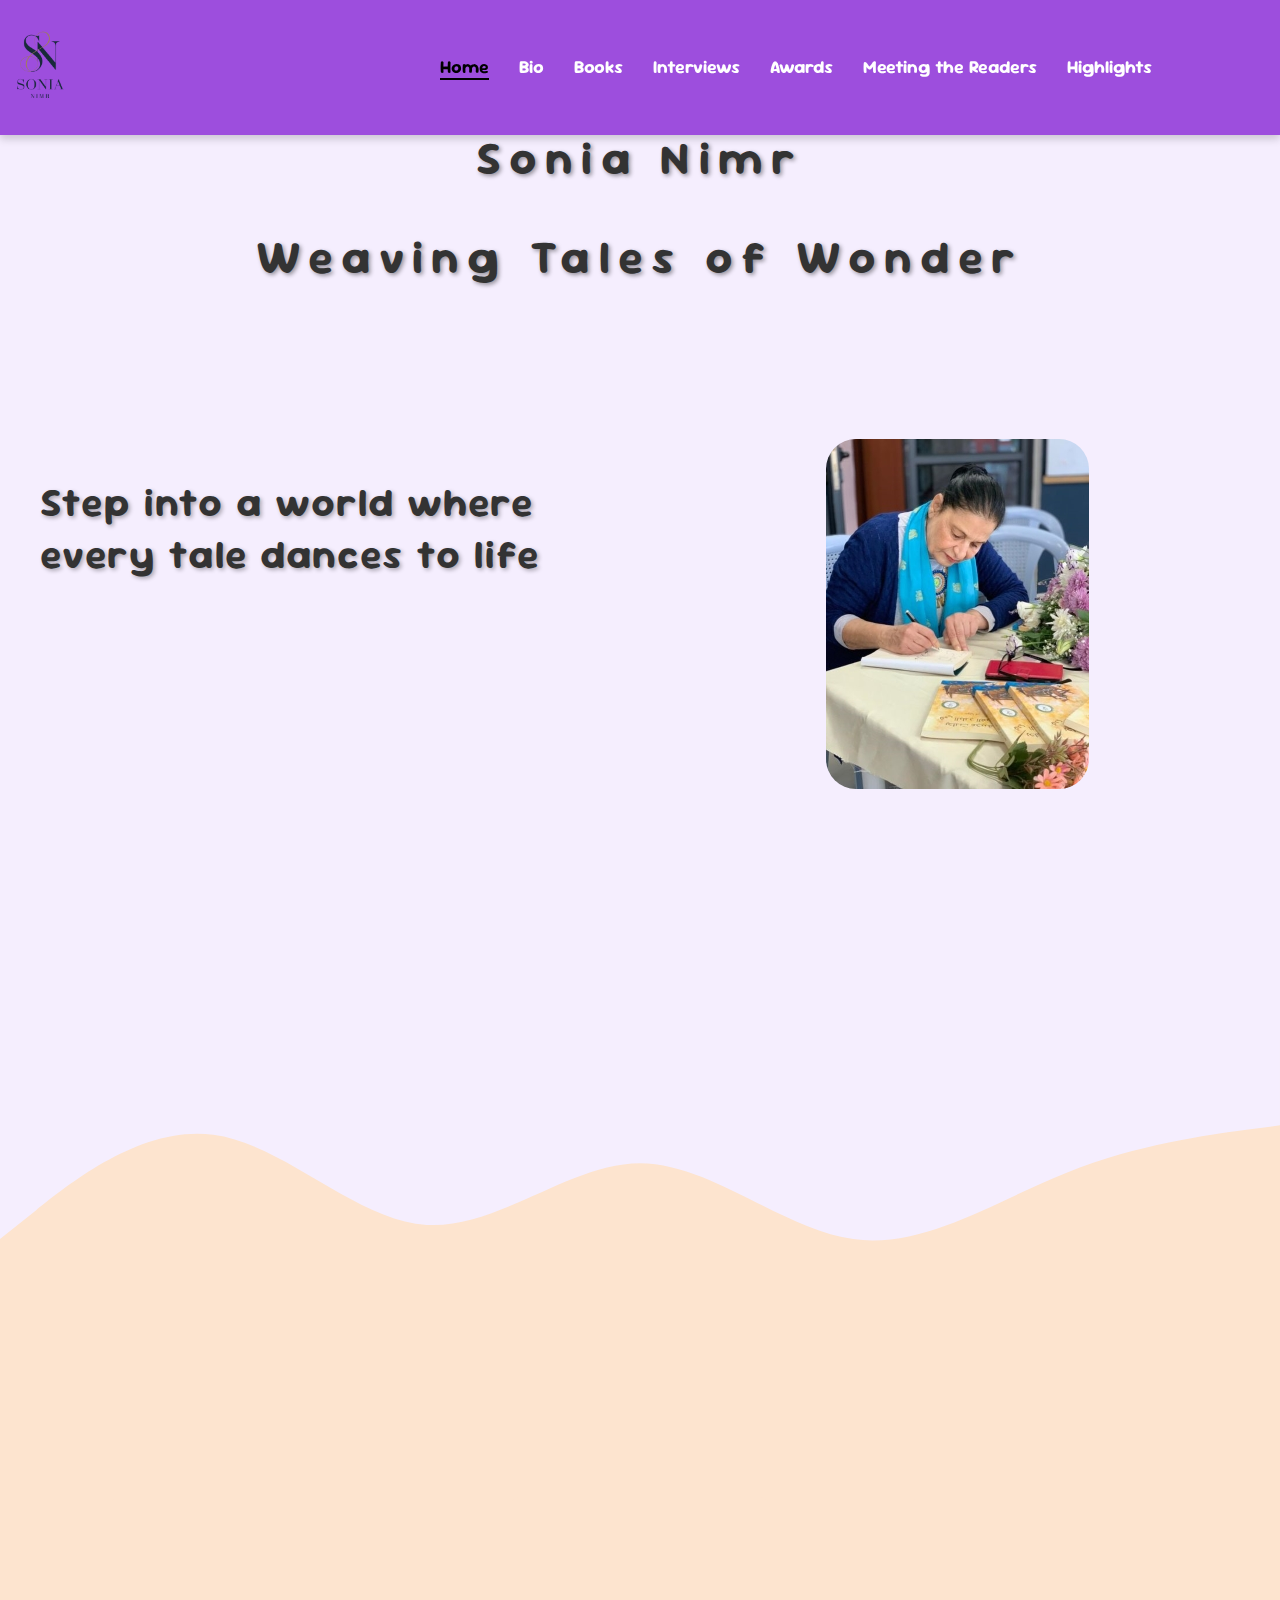
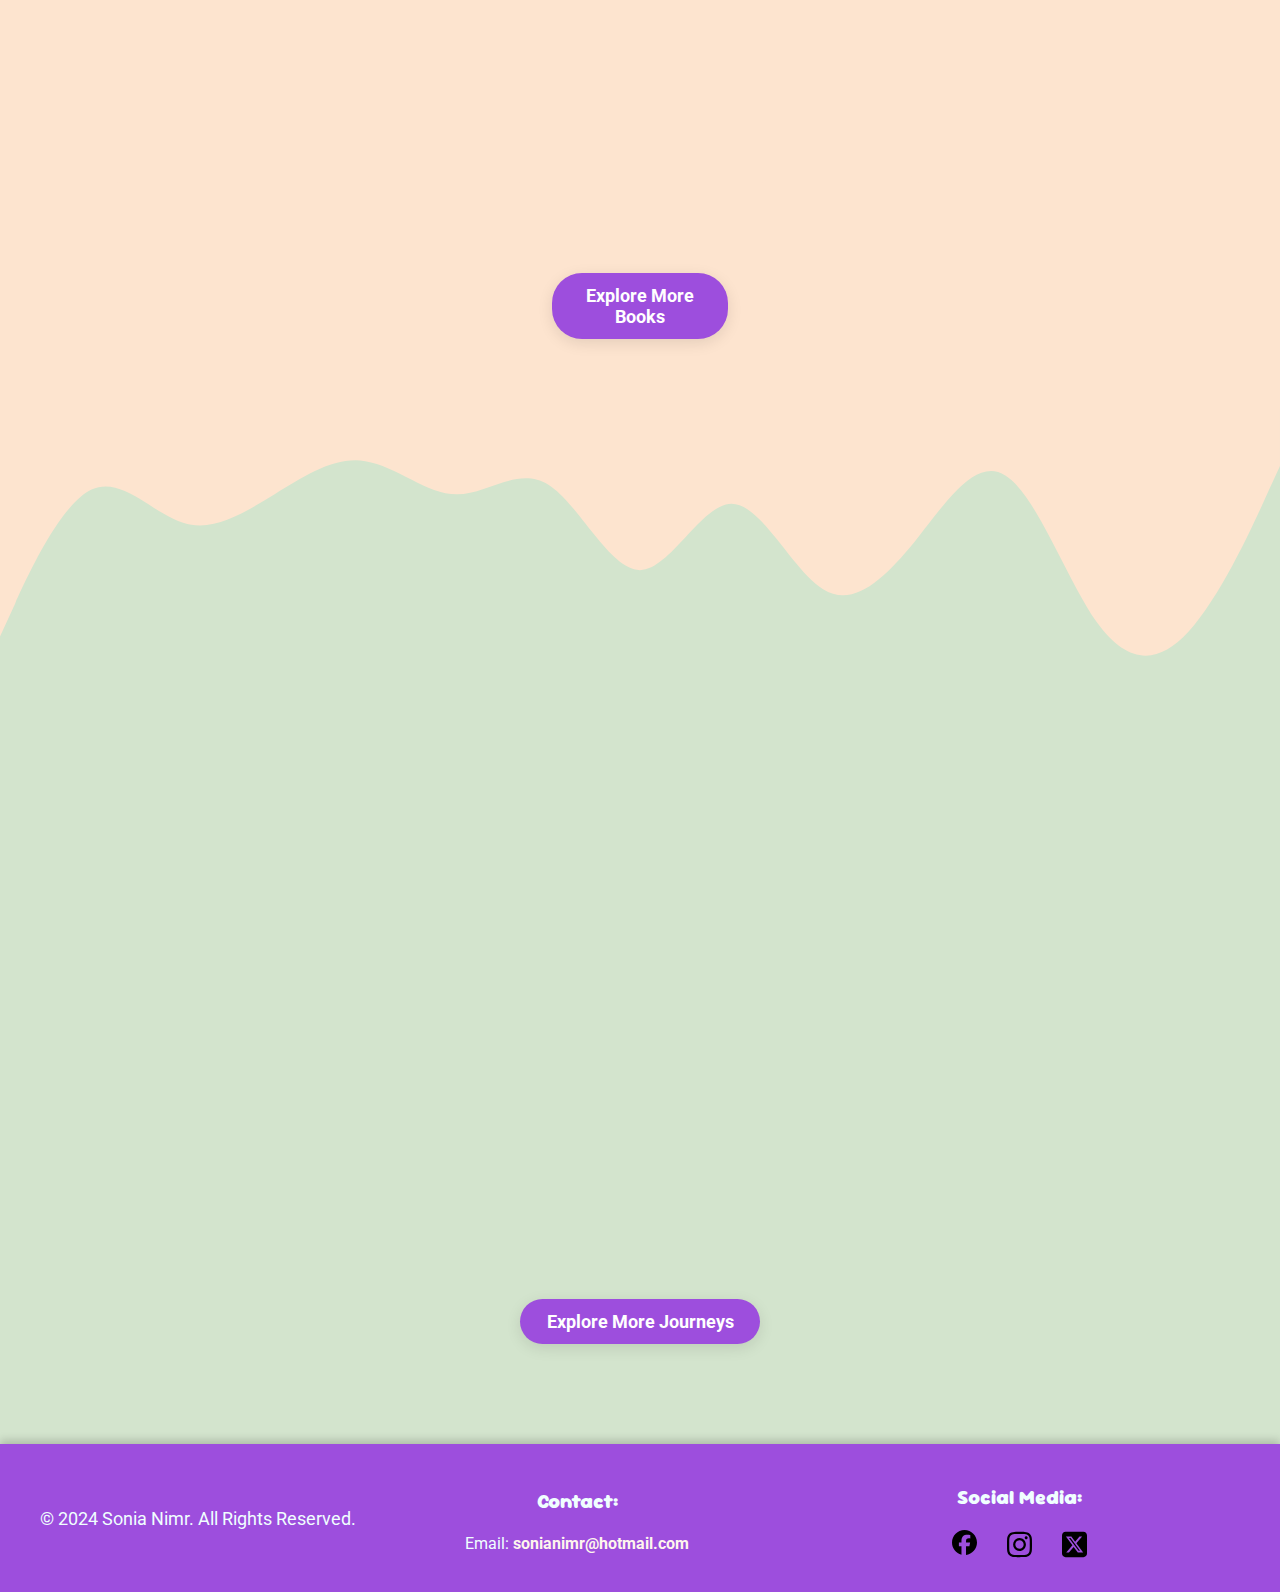
<file: index.html>
<!DOCTYPE html>
<html lang="en">

<head>
    <meta charset="UTF-8">
    <meta name="viewport" content="width=device-width, initial-scale=1.0">
    <meta name="description"
        content="Welcome to Sonia Nimr's official website, Weaving Tales of Wonder. Explore her books, interviews, awards, and more.">
    <title>Sonia Nimr - Official Website for Author and Storyteller</title>
    <link rel="stylesheet" href="css/header.css">
    <link rel="stylesheet" href="css/styles.css">
    <link rel="stylesheet" href="css/secondSection.css">
    <link rel="stylesheet" href="css/thirdSection.css">
    <link rel="stylesheet" href="css/footerStyle.css">
    <link rel="icon" href="images/FinalLogo.png" type="image/png">

    <link
        href="https://fonts.googleapis.com/css2?family=Roboto:wght@400;700&family=Playfair+Display:wght@400;700&display=swap"
        rel="stylesheet">
    <link href="https://fonts.googleapis.com/css2?family=Dancing+Script:wght@400;500;600;700&display=swap"
        rel="stylesheet">
    <link rel="preconnect" href="https://fonts.googleapis.com">
    <link rel="preconnect" href="https://fonts.gstatic.com" crossorigin>
    <link
        href="https://fonts.googleapis.com/css2?family=DynaPuff:wght@400..700&family=Sour+Gummy:ital,wght@0,100..900;1,100..900&display=swap"
        rel="stylesheet">
</head>

<body>

    <header>
        <nav class="navbar">
            <div class="logo">
                <img src="images/FinalLogo.png" alt="Sonia Nimr – image">
            </div>
            <ul class="nav-links">
                <li><a href="">Home</a></li>
                <li><a href="html/bio.html">Bio</a></li>
                <li><a href="html/books.html">Books</a></li>
                <li><a href="html/interviews.html">Interviews</a></li>
                <li><a href="html/awards.html">Awards</a></li>
                <li><a href="html/meetingTheReaders.html">Meeting the Readers</a></li>
                <li><a href="html/highlights.html">Highlights</a></li>
            </ul>
            <div class="menu-icon" onclick="toggleMenu()">
                <span></span>
                <span></span>
                <span></span>
            </div>
        </nav>
    </header>


    <!-- Main Section -->
    <section class="main-section">
        <h1 class="main-page-title animated-text">Sonia Nimr</h1>
        <h1 class="main-page-title animated-text">Weaving Tales of Wonder</h1>
        <div class="content-container">
            <div class="text-section">
                <h1 class="centered-title animated-text">Step into a world where every tale dances to life</h1>
                <p>
                    “When I was six years old, our neighbor” Um Ibrahim” said to me: “In my days the
                    penny talked”.
                    A Talking penny? Wow, this made my imagination go Wild, I imagined a penny
                    with a mouth, eyes and a human face. What did it say? And how? She didn’t say,
                    but I totally believed her, after all, if walls have ears so it’s quite natural for
                    pennies to talk.”
                </p>
            </div>
            <div class="image-section animated-image image-container">
                <img src="images/WelcomeImage.jpg" alt="Sonia Nimr Image">
            </div>
        </div>
    </section>

    <!-- Popular Books Section -->
    <section class="popular-books-section">
        <svg xmlns="http://www.w3.org/2000/svg" viewBox="0 0 1440 320">
            <path fill="#f5eefe"
                d="M0,224L40,192C80,160,160,96,240,106.7C320,117,400,203,480,208C560,213,640,139,720,138.7C800,139,880,213,960,224C1040,235,1120,181,1200,149.3C1280,117,1360,107,1400,101.3L1440,96L1440,0L1400,0C1360,0,1280,0,1200,0C1120,0,1040,0,960,0C880,0,800,0,720,0C640,0,560,0,480,0C400,0,320,0,240,0C160,0,80,0,40,0L0,0Z">
            </path>
        </svg>
        <h2 class="section-title animated-text">A Glimpse of Sonia's Literary Magic</h2>
        <p class="section-description animated-text">
            Delve into a few of Sonia's finest works and experience the essence of her story telling.
        </p>

        <div class="book-grid">
            <div class="book-item">
                <img src="images/Wondrous Journeys in Strange Lands.jpg" alt="Sonia Nimr Book Cover – Book 1"
                    class="animated-text">
            </div>
            <div class="book-item">
                <img src="images/thunderbirdbook1.png" alt="Sonia Nimr Book Cover – Book 2" class="animated-text">
            </div>
            <div class="book-item">
                <img src="images/WhenItRainedFish.jpg" alt="Sonia Nimr Book Cover – Book 4" class="animated-text">
            </div>
            <!-- Add more book items as necessary -->
        </div>
        <div class="explore-more-container animated-image">
            <a href="html/books.html" class="explore-more-btn">Explore More Books</a>
        </div>

    </section>

    <!-- The third section -->
    <section class="events-section">
        <svg xmlns="http://www.w3.org/2000/svg" viewBox="0 0 1440 320">
            <path fill="#fde4cf" fill-opacity="1"
                d="M0,256L17.1,218.7C34.3,181,69,107,103,90.7C137.1,75,171,117,206,128C240,139,274,117,309,96C342.9,75,377,53,411,58.7C445.7,64,480,96,514,96C548.6,96,583,64,617,85.3C651.4,107,686,181,720,181.3C754.3,181,789,107,823,106.7C857.1,107,891,181,926,202.7C960,224,994,192,1029,149.3C1062.9,107,1097,53,1131,74.7C1165.7,96,1200,192,1234,240C1268.6,288,1303,288,1337,250.7C1371.4,213,1406,139,1423,101.3L1440,64L1440,0L1422.9,0C1405.7,0,1371,0,1337,0C1302.9,0,1269,0,1234,0C1200,0,1166,0,1131,0C1097.1,0,1063,0,1029,0C994.3,0,960,0,926,0C891.4,0,857,0,823,0C788.6,0,754,0,720,0C685.7,0,651,0,617,0C582.9,0,549,0,514,0C480,0,446,0,411,0C377.1,0,343,0,309,0C274.3,0,240,0,206,0C171.4,0,137,0,103,0C68.6,0,34,0,17,0L0,0Z">
            </path>
        </svg>
        <div class="container">
            <h2 class="events-title animated-text">Shared Journeys</h2>
            <div class="events-gallery">
                <div class="event-item">
                    <img src="images/event1.jpg" alt="Event 1 Image" class="animated-text">
                    <p class="event-description animated-text">Pioneers Baccalaureate School proudly honors Sonia Nimr,
                        where she discussed Wondrous Journeys to Strange Lands and Thunderbird, highlighting the power
                        of reading and the resilience of Palestinians.</p>
                </div>
                <div class="event-item">
                    <img src="images/SoniaEvent2.jpg" alt="Event 2 Image" class="animated-text">
                    <p class="event-description animated-text">
                        Signing books at Birzeit University.
                    </p>
                </div>
                <div class="event-item">
                    <img src="images/thunderbirdEvent3.jpg" alt="Event 3 Image" class="animated-text">
                    <p class="event-description animated-text">
                        The launch of Thunderbird: Part Three, a novel by the author Sonia Nimr.
                        The event celebrated the release of the third part of this series.
                    </p>
                </div>
            </div>
            <div class="explore-more-container animated-image">
                <a href="html/meetingTheReaders.html" class="explore-more-btn-2">Explore More Journeys</a>
            </div>
        </div>
    </section>
</body>

<!-- Footer Section -->
<footer>
    <div class="footer-container">
        <div>
            <p>&copy; 2024 Sonia Nimr. All Rights Reserved.</p>
        </div>
        <div class="footer-about">
            <h3><strong>Contact:</strong></h3>
            <p> Email: <a href="mailto:sonianimr@hotmail.com">sonianimr@hotmail.com</a></p>
        </div>

        <div class="footer-contact">
            <h3><strong>Social Media:</strong></h3>
            <div class="social-icons">
                <a href="https://www.facebook.com/Sonianimrofficial" target="_blank" class="social-icon"><img
                        src="images/facebook-icon.svg" alt="Facebook"></a>
                <a href="https://www.instagram.com/" target="_blank" class="social-icon"><img
                        src="images/instagram-icon.svg" alt="Instagram"></a>
                <a href="https://www.x.com/" target="_blank" class="social-icon"><img src="images/x-icon.svg"
                        alt="X"></a>
            </div>
        </div>
    </div>
</footer>
<script src="js/animation.js"></script>
<script src="js/navBar.js"></script>
<script src="js/redirects.js"></script>

</html>
</file>
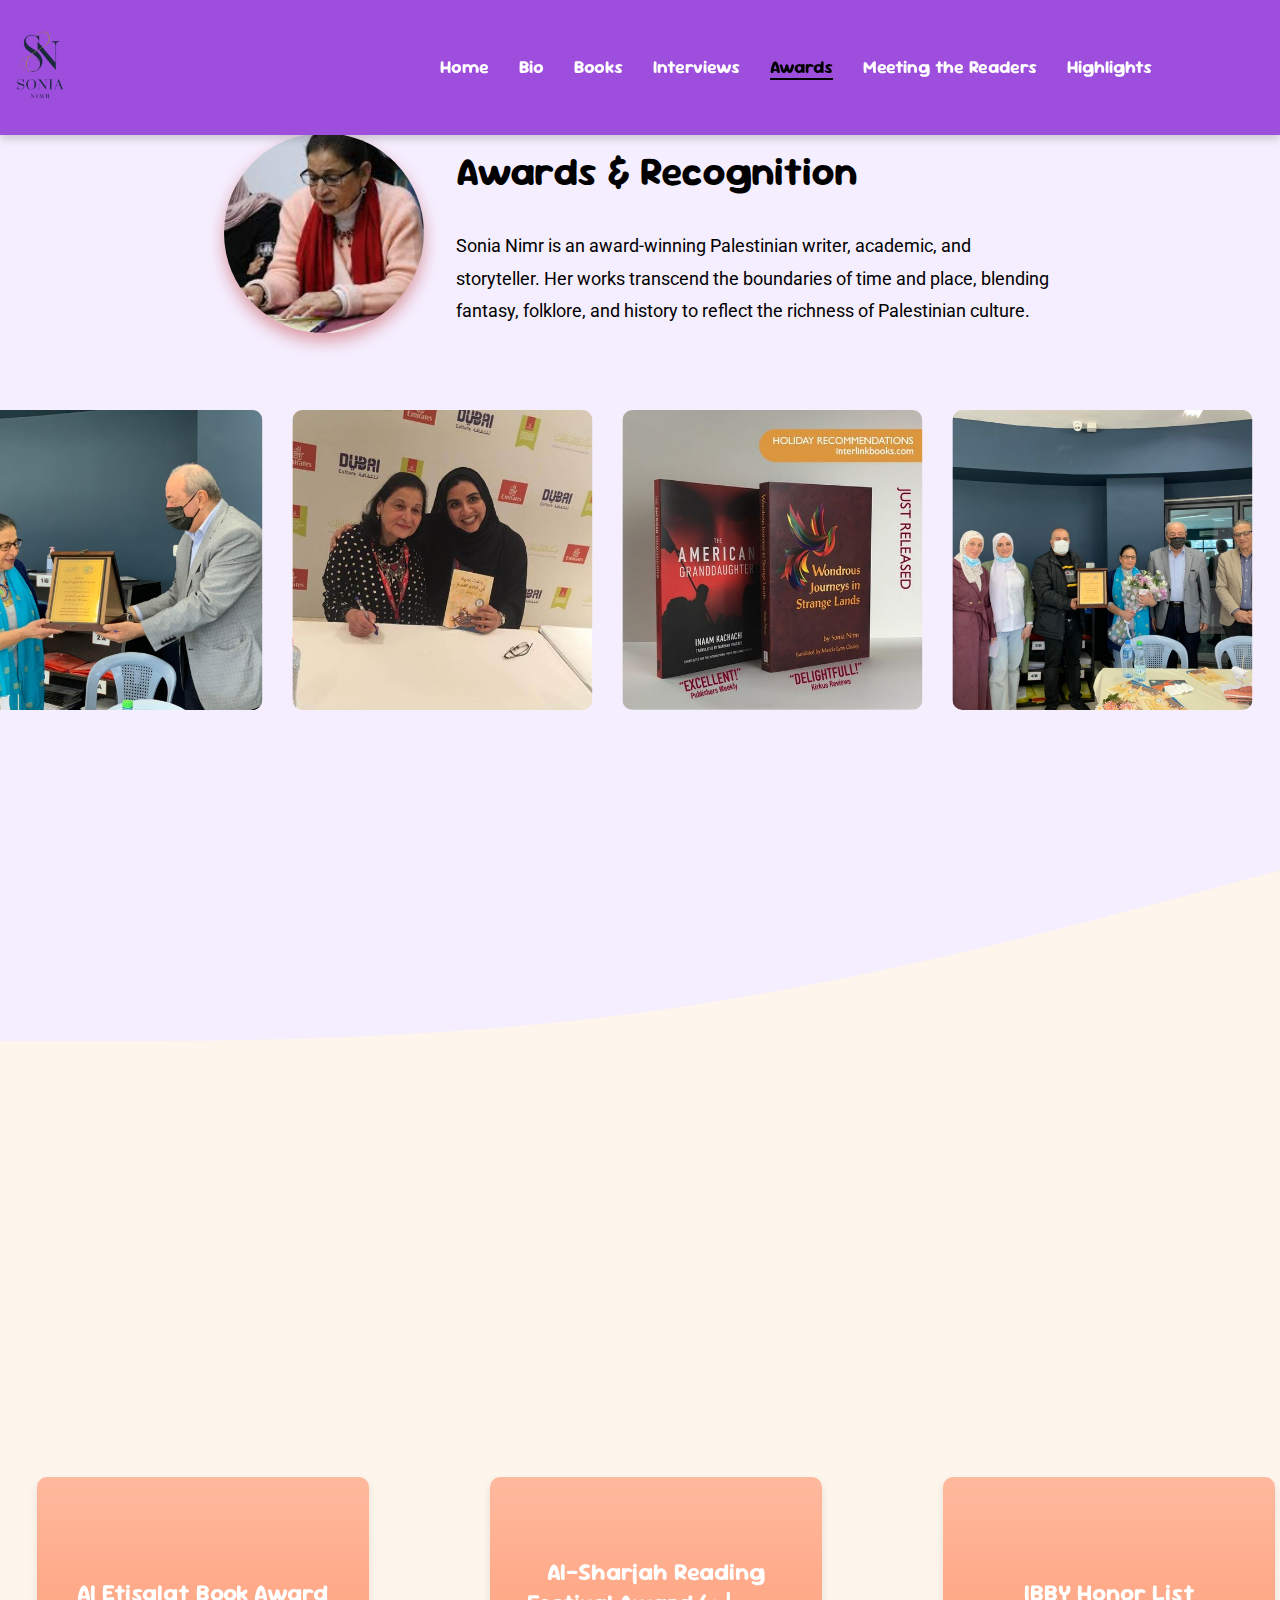
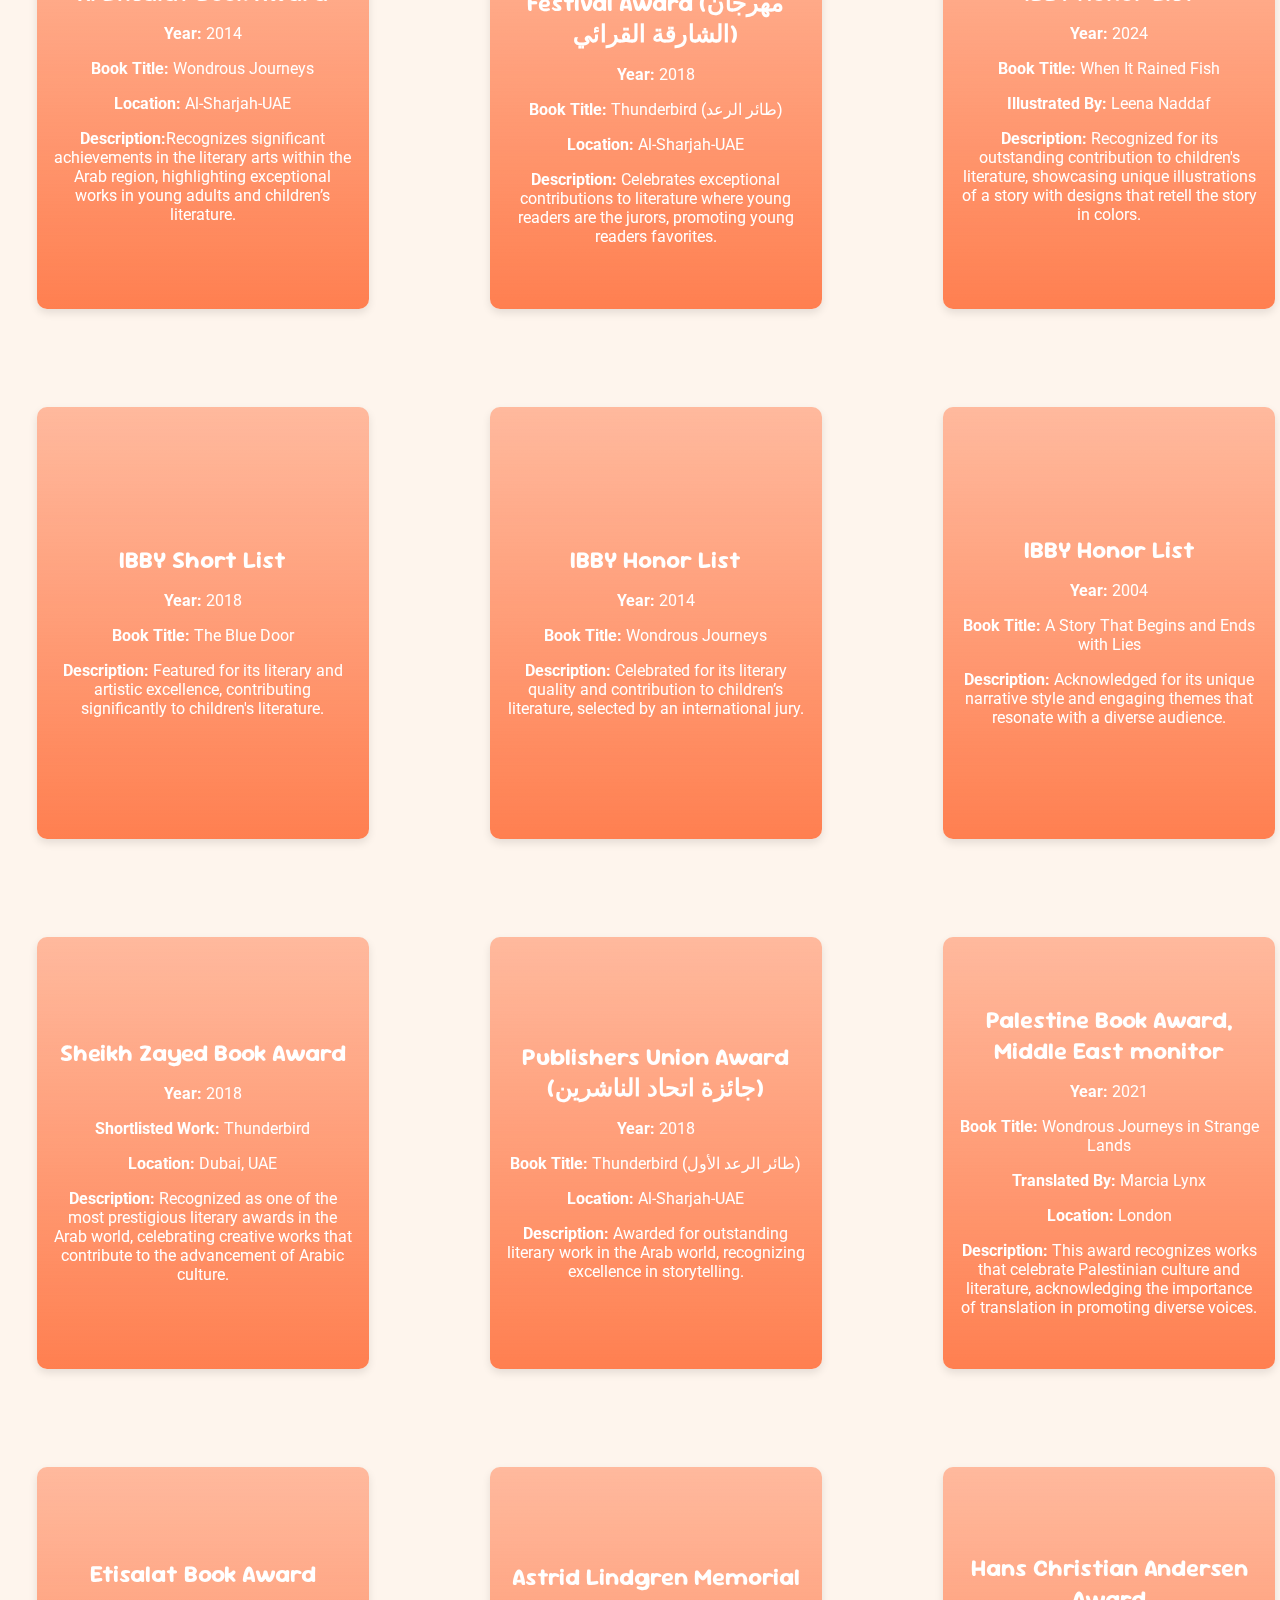
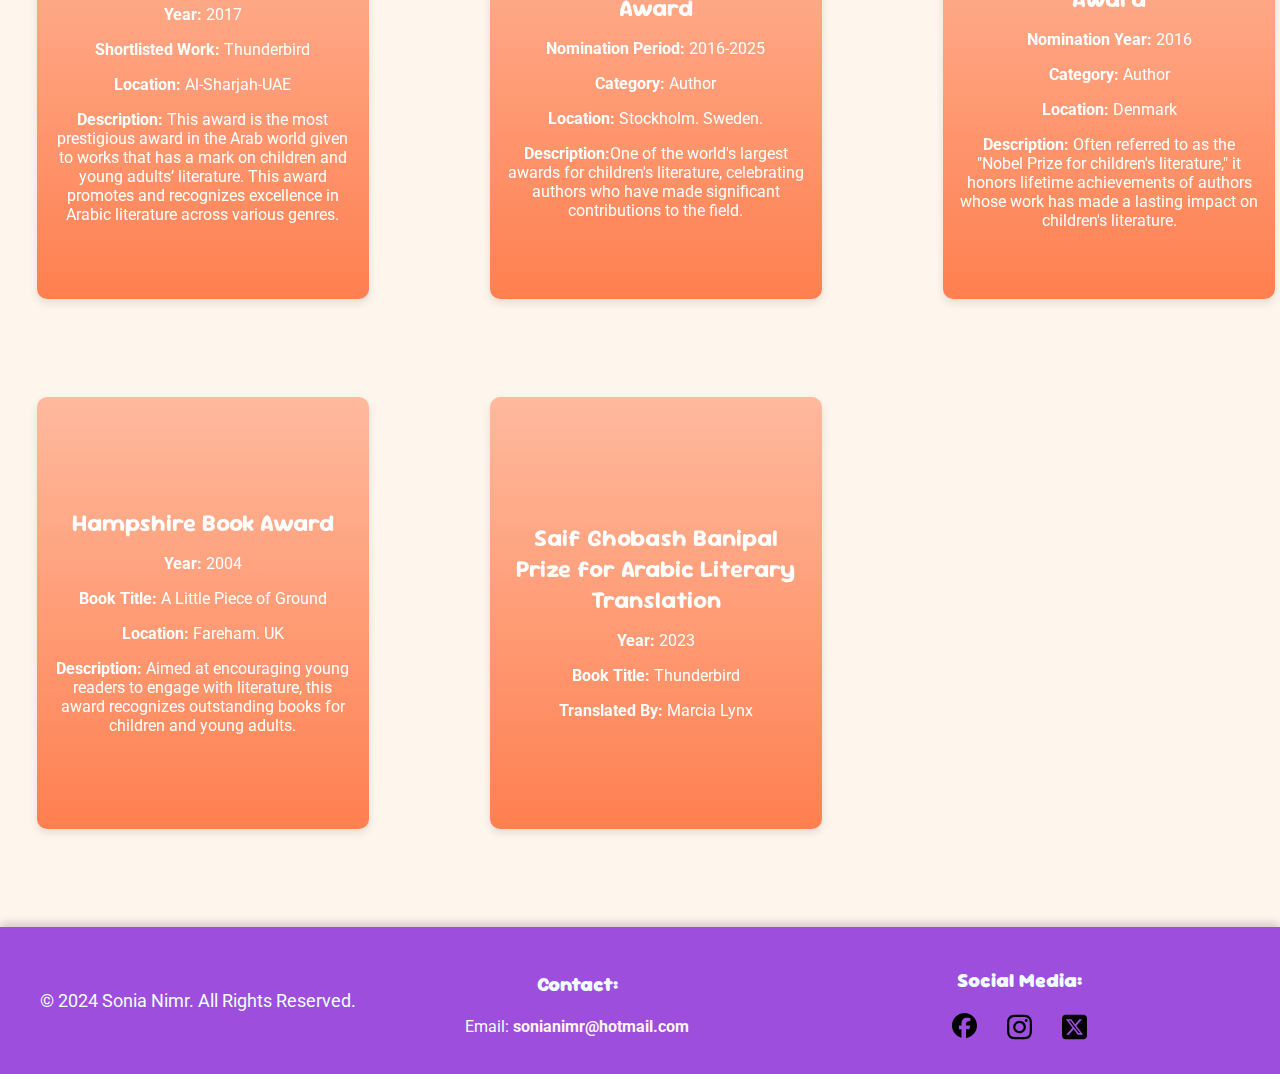
<file: html/awards.html>
<!DOCTYPE html>
<html lang="en">

<head>
    <meta charset="UTF-8">
    <meta name="viewport" content="width=device-width, initial-scale=1.0">
    <meta name="description" content="Explore Sonia Nimr's awards.">
    <title>Sonia Nimr - Awards</title>
    <link rel="stylesheet" href="../css/header.css">
    <link rel="stylesheet" href="../css/styles.css">
    <link rel="stylesheet" href="../css/awardsPage.css">
    <link rel="stylesheet" href="../css/footerStyle.css">
    <link rel="icon" href="../images/FinalLogo.png" type="image/png">
    <link
        href="https://fonts.googleapis.com/css2?family=Roboto:wght@400;700&family=Playfair+Display:wght@400;700&display=swap"
        rel="stylesheet">
    <link href="https://fonts.googleapis.com/css2?family=Dancing+Script:wght@400;500;600;700&display=swap"
        rel="stylesheet">
    <link rel="preconnect" href="https://fonts.googleapis.com">
    <link rel="preconnect" href="https://fonts.gstatic.com" crossorigin>
    <link
        href="https://fonts.googleapis.com/css2?family=DynaPuff:wght@400..700&family=Sour+Gummy:ital,wght@0,100..900;1,100..900&display=swap"
        rel="stylesheet">
</head>

<body>
    <!-- Navigation Bar -->
    <header>
        <nav class="navbar">
            <div class="logo">
                <img src="../images/FinalLogo.png" alt="Sonia Nimr Logo">
            </div>
            <ul class="nav-links">

                <li><a href="../index.html">Home</a></li>
                <li><a href="../html/bio.html">Bio</a></li>
                <li><a href="../html/books.html">Books</a></li>
                <li><a href="../html/interviews.html">Interviews</a></li>
                <li><a href="" class="active">Awards</a></li>
                <li><a href="../html/meetingTheReaders.html">Meeting the Readers</a></li>
                <li><a href="../html/highlights.html">Highlights</a></li>
            </ul>
            <div class="menu-icon" onclick="toggleMenu()">
                <span></span>
                <span></span>
                <span></span>
            </div>
        </nav>
    </header>

    <!-- Intro Section Below the Navbar -->
    <section class="intro-section">
        <img src="../images/SoniaImagesForAward.jfif" alt="Sonia Nimr" class="intro-image animated-text">
        <div class="intro-text">
            <h2>Awards & Recognition</h2>
            <p>Sonia Nimr is an award-winning Palestinian writer, academic, and storyteller. Her works transcend the
                boundaries of time and place, blending fantasy, folklore, and history to reflect the richness of
                Palestinian culture.</p>
        </div>
    </section>

    <section class="tape-section">
        <div class="tape-container">
            <div class="tape" id="moving-tape">
                <img src="../images/event1.jpg" alt="Etisalat Award" class="tape-image">
                <img src="../images/award4.jpg" alt="Literary Excellence Award" class="tape-image">
                <img src="../images/award1.jpg" alt="Global Storyteller Award" class="tape-image">
                <img src="../images/ImageForAwardsSections.jpg" alt="Etisalat Award" class="tape-image">
                <img src="../images/sharjahAward.jpg" alt="Literary Excellence Award" class="tape-image">
                <img src="../images/Etisalat2014.jpg" alt="Global Storyteller Award" class="tape-image">
                <img src="../images/award3.jpg" alt="Global Storyteller Award" class="tape-image">
            </div>
        </div>
    </section>

    <section class="awards-section">
        <svg xmlns="http://www.w3.org/2000/svg" viewBox="0 0 1440 320">
            <path fill="#f5eefe" fill-opacity="1"
                d="M0,224L120,224C240,224,480,224,720,192C960,160,1200,96,1320,64L1440,32L1440,0L1320,0C1200,0,960,0,720,0C480,0,240,0,120,0L0,0Z">
            </path>
        </svg>
        <h1 class="animated-text main-title-award">Explore Awards</h1>
        <div class="category">
            <h2 class="animated-text">Children & Young Adults Literature Awards</h2>
            <div class="awards-grid">

                <div class="card">
                    <div class="card-inner">
                        <div class="card-front">
                            <h3>Al Etisalat Book Award</h3>
                            <p><strong>Year:</strong> 2014</p>
                            <p><strong>Book Title:</strong> Wondrous Journeys</p>
                            <p><strong>Location:</strong> Al-Sharjah-UAE</p>
                            <p><strong>Description:</strong>Recognizes significant achievements in the literary arts
                                within the Arab region, highlighting exceptional works in young adults and
                                children’s literature.</p>
                        </div>
                        <div class="card-back">
                            <img src="../images/Wondrous Journeys in Strange Lands.jpg" alt="Wondrous">
                        </div>
                    </div>
                </div>

                <div class="card">
                    <div class="card-inner">
                        <div class="card-front">
                            <h3>Al-Sharjah Reading Festival Award (مهرجان الشارقة القرائي)</h3>
                            <p><strong>Year:</strong> 2018</p>
                            <p><strong>Book Title:</strong> Thunderbird (طائر الرعد)</p>
                            <p><strong>Location:</strong> Al-Sharjah-UAE</p>
                            <p><strong>Description:</strong> Celebrates exceptional contributions to literature
                                where young readers are the jurors, promoting young readers favorites.</p>
                        </div>
                        <div class="card-back">
                            <img src="../images/thunderbirdbook1.png" alt="thunderbirdbook1">
                        </div>
                    </div>
                </div>

                <div class="card">
                    <div class="card-inner">
                        <div class="card-front">
                            <h3>IBBY Honor List</h3>
                            <p><strong>Year:</strong> 2024</p>
                            <p><strong>Book Title:</strong> When It Rained Fish</p>
                            <p><strong>Illustrated By:</strong> Leena Naddaf</p>
                            <p><strong>Description:</strong> Recognized for its outstanding contribution to children's
                                literature, showcasing unique
                                illustrations of a story with designs that retell the story in colors. </p>
                        </div>
                        <div class="card-back">
                            <img src="../images/WhenItRainedFish.jpg" alt="When It Rained Fish">
                        </div>
                    </div>
                </div>

                <div class="card">
                    <div class="card-inner">
                        <div class="card-front">
                            <h3>IBBY Short List</h3>
                            <p><strong>Year:</strong> 2018</p>
                            <p><strong>Book Title:</strong> The Blue Door</p>
                            <p><strong>Description:</strong> Featured for its literary and artistic excellence,
                                contributing significantly to children's literature. </p>
                        </div>
                        <div class="card-back">
                            <img src="../images/TheBlueDoor.jpg" alt="TheBlueDoor Book">
                        </div>
                    </div>
                </div>

                <div class="card">
                    <div class="card-inner">
                        <div class="card-front">
                            <h3>IBBY Honor List</h3>
                            <p><strong>Year:</strong> 2014</p>
                            <p><strong>Book Title:</strong> Wondrous Journeys</p>
                            <p><strong>Description:</strong> Celebrated for its literary quality and contribution to
                                children’s literature, selected by an international jury.</p>
                        </div>
                        <div class="card-back">
                            <img src="../images/Wondrous Journeys in Strange Lands.jpg" alt="Wondrous Book">
                        </div>
                    </div>
                </div>

                <div class="card">
                    <div class="card-inner">
                        <div class="card-front">
                            <h3>IBBY Honor List</h3>
                            <p><strong>Year:</strong> 2004</p>
                            <p><strong>Book Title:</strong> A Story That Begins and Ends with Lies</p>
                            <p><strong>Description:</strong> Acknowledged for its unique narrative style and engaging
                                themes that resonate with a diverse audience.</p>
                        </div>
                        <div class="card-back">
                            <img src="../images/A Story that Begins and Ends with Lies.jpg"
                                alt="AStoryThatEndsAndBeginsWithLies Book">
                        </div>
                    </div>
                </div>

                <div class="card">
                    <div class="card-inner">
                        <div class="card-front">
                            <h3>Sheikh Zayed Book Award</h3>
                            <p><strong>Year:</strong> 2018</p>
                            <p><strong>Shortlisted Work:</strong> Thunderbird</p>
                            <p><strong>Location:</strong> Dubai, UAE</p>
                            <p><strong>Description:</strong> Recognized as one of the most prestigious literary
                                awards
                                in the Arab world, celebrating creative works that contribute to the advancement of
                                Arabic culture.</p>
                        </div>
                        <div class="card-back">
                            <img src="../images/thunderbirdbook1.png" alt="thunderbirdbook1">
                        </div>
                    </div>
                </div>

                <div class="card">
                    <div class="card-inner">
                        <div class="card-front">
                            <h3>Publishers Union Award (جائزة اتحاد الناشرين)</h3>
                            <p><strong>Year:</strong> 2018</p>
                            <p><strong>Book Title:</strong> Thunderbird (طائر الرعد الأول)</p>
                            <p><strong>Location:</strong> Al-Sharjah-UAE</p>
                            <p><strong>Description:</strong> Awarded for outstanding literary work in the Arab
                                world, recognizing excellence in storytelling.</p>
                        </div>
                        <div class="card-back">
                            <img src="../images/thunderbirdbook1.png" alt="Thunderbird">
                        </div>
                    </div>
                </div>

                <div class="card">
                    <div class="card-inner">
                        <div class="card-front">
                            <h3>Palestine Book Award, Middle East monitor</h3>
                            <p><strong>Year:</strong> 2021</p>
                            <p><strong>Book Title:</strong> Wondrous Journeys in Strange Lands </p>
                            <p><strong>Translated By:</strong> Marcia Lynx</p>
                            <p><strong>Location:</strong> London</p>
                            <p><strong>Description:</strong> This award recognizes works that celebrate Palestinian
                                culture and literature, acknowledging the importance of translation in promoting diverse
                                voices.</p>
                        </div>
                        <div class="card-back">
                            <img src="../images/WondrousSecondEdition.jpg" alt="Wondrous">
                        </div>
                    </div>
                </div>

                <div class="card">
                    <div class="card-inner">
                        <div class="card-front">
                            <h3>Etisalat Book Award</h3>
                            <p><strong>Year:</strong> 2017</p>
                            <p><strong>Shortlisted Work:</strong> Thunderbird</p>
                            <p><strong>Location:</strong> Al-Sharjah-UAE</p>
                            <p><strong>Description:</strong> This award is the most prestigious award in the Arab world
                                given to works that has a mark on children and young adults’ literature. This award
                                promotes and recognizes excellence in Arabic literature across various genres.</p>
                        </div>
                        <div class="card-back">
                            <img src="../images/thunderbirdbook1.png" alt="thunderbirdbook1">
                        </div>
                    </div>
                </div>
                <div class="card">
                    <div class="card-inner">
                        <div class="card-front">
                            <h3>Astrid Lindgren Memorial Award</h3>
                            <p><strong>Nomination Period:</strong> 2016-2025</p>
                            <p><strong>Category:</strong> Author</p>
                            <p><strong>Location:</strong> Stockholm. Sweden.</p>
                            <p><strong>Description:</strong>One of the world's largest awards for children's literature,
                                celebrating authors who have made significant contributions to the field. </p>
                        </div>
                        <div class="card-back">
                            <img src="../images/AstridAward.png" alt="Astrid Award">
                        </div>
                    </div>
                </div>

                <div class="card">
                    <div class="card-inner">
                        <div class="card-front">
                            <h3>Hans Christian Andersen Award</h3>
                            <p><strong>Nomination Year:</strong> 2016</p>
                            <p><strong>Category:</strong> Author</p>
                            <p><strong>Location:</strong> Denmark</p>
                            <p><strong>Description:</strong> Often referred to as the "Nobel Prize for children's
                                literature," it honors lifetime achievements of authors whose work has made a lasting
                                impact on children's literature.</p>
                        </div>
                        <div class="card-back">
                            <img src="../images/HansAward.png" alt="Hans Christian Anderson Award">
                        </div>
                    </div>
                </div>

                <div class="card">
                    <div class="card-inner">
                        <div class="card-front">
                            <h3>Hampshire Book Award</h3>
                            <p><strong>Year:</strong> 2004</p>
                            <p><strong>Book Title:</strong> A Little Piece of Ground</p>
                            <p><strong>Location:</strong> Fareham. UK </p>
                            <p><strong>Description:</strong> Aimed at encouraging young readers to engage with
                                literature, this award recognizes outstanding books for children and young adults.</p>
                        </div>
                        <div class="card-back">
                            <img src="../images/ALittlePieceEnglish.jpg" alt="ALittilePieceofGround Book">
                        </div>
                    </div>
                </div>

                <div class="card">
                    <div class="card-inner">
                        <div class="card-front">
                            <h3>Saif Ghobash Banipal Prize for Arabic Literary Translation</h3>
                            <p><strong>Year:</strong> 2023</p>
                            <p><strong>Book Title:</strong> Thunderbird</p>
                            <p><strong>Translated By:</strong> Marcia Lynx</p>
                        </div>
                        <div class="card-back">
                            <img src="../images/thunderbirdbook1Translated.png" alt="Thunderbird">
                        </div>
                    </div>
                </div>
            </div>
        </div>
    </section>
    <script src="../js/awards.js"></script>
    <script src="../js/animation.js"></script>
</body>

<!-- Footer Section -->
<footer>
    <div class="footer-container">
        <div>
            <p>&copy; 2024 Sonia Nimr. All Rights Reserved.</p>
        </div>
        <div class="footer-about">
            <h3><strong>Contact:</strong></h3>
            <p> Email: <a href="mailto:sonianimr@hotmail.com">sonianimr@hotmail.com</a></p>
        </div>

        <div class="footer-contact">
            <h3><strong>Social Media:</strong></h3>
            <div class="social-icons">
                <a href="https://www.facebook.com/Sonianimrofficial" target="_blank" class="social-icon"><img
                        src="../images/facebook-icon.svg" alt="Facebook"></a>
                <a href="https://www.instagram.com/" target="_blank" class="social-icon"><img
                        src="../images/instagram-icon.svg" alt="Instagram"></a>
                <a href="https://www.x.com/" target="_blank" class="social-icon"><img src="../images/x-icon.svg"
                        alt="X"></a>
            </div>
        </div>
    </div>
</footer>

<script src="../js/navBar.js"></script>

</html>
</file>
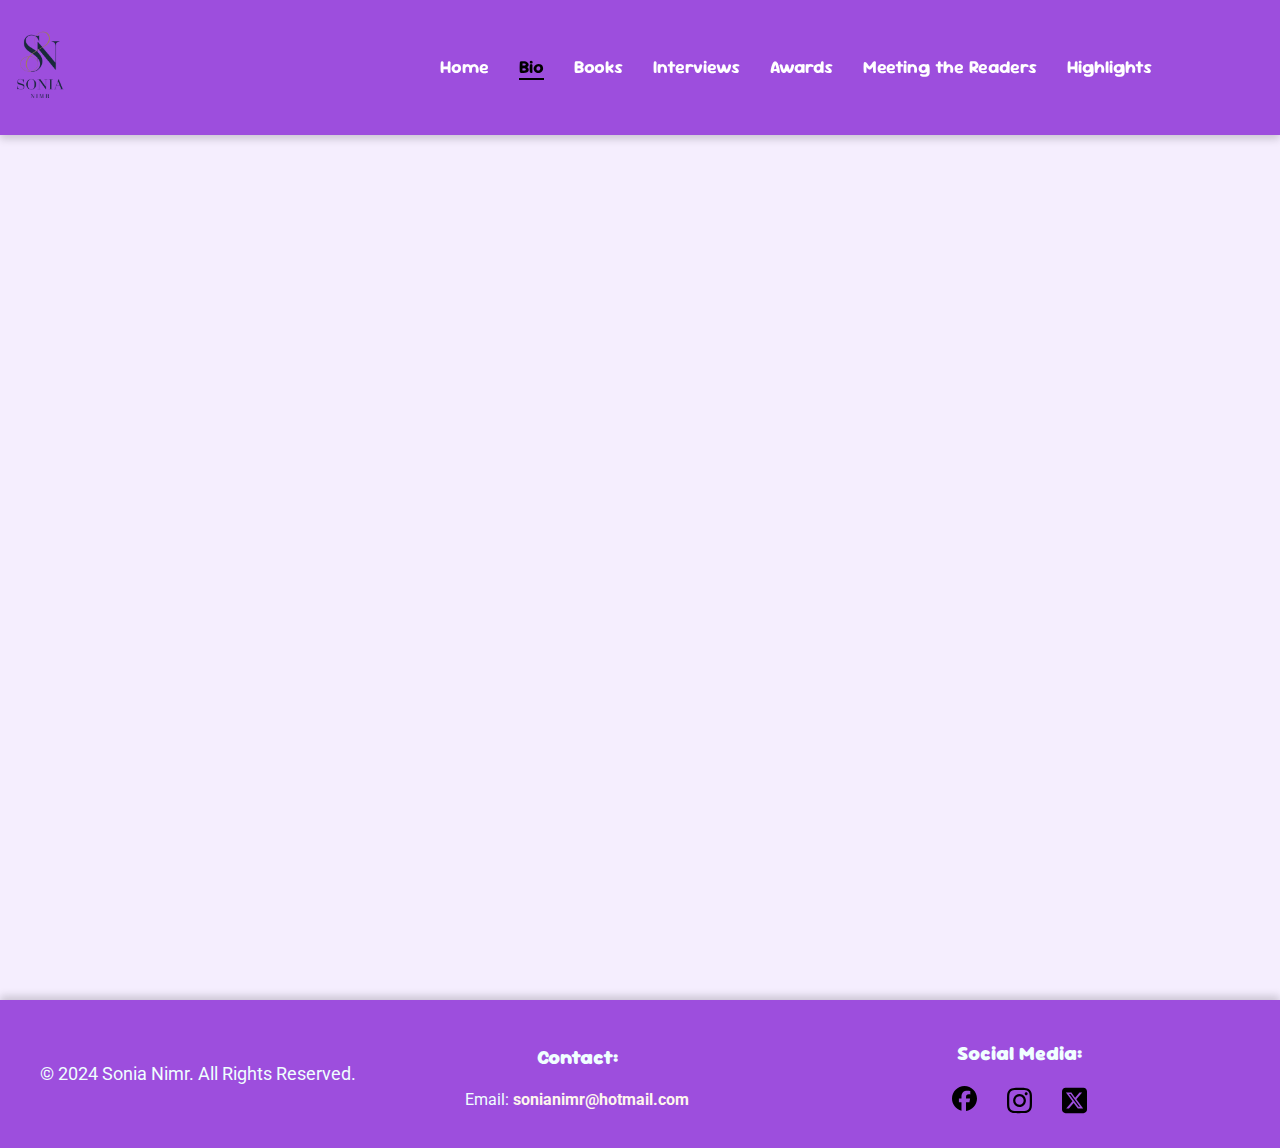
<file: html/bio.html>
<!DOCTYPE html>
<html lang="en">

<head>
    <meta charset="UTF-8">
    <meta name="viewport" content="width=device-width, initial-scale=1.0">
    <meta name="description" content="Learn more about Sonia Nimr, her life, and her literary journey.">
    <title>Bio - Sonia Nimr</title>
    <link rel="stylesheet" href="../css/header.css">
    <link rel="stylesheet" href="../css/styles.css">
    <link rel="stylesheet" href="../css/bio.css">
    <link rel="stylesheet" href="../css/footerStyle.css">
    <link rel="icon" href="../images/FinalLogo.png" type="image/png">
    <link
        href="https://fonts.googleapis.com/css2?family=Roboto:wght@400;700&family=Playfair+Display:wght@400;700&display=swap"
        rel="stylesheet">
    <link href="https://fonts.googleapis.com/css2?family=Dancing+Script:wght@400;500;600;700&display=swap"
        rel="stylesheet">
    <link rel="preconnect" href="https://fonts.googleapis.com">
    <link rel="preconnect" href="https://fonts.gstatic.com" crossorigin>
    <link
        href="https://fonts.googleapis.com/css2?family=DynaPuff:wght@400..700&family=Sour+Gummy:ital,wght@0,100..900;1,100..900&display=swap"
        rel="stylesheet">
</head>

<body>
    <!-- Toolbar / Navbar -->
    <header>
        <nav class="navbar">
            <div class="logo">
                <img src="../images/FinalLogo.png" alt="Sonia Nimr Logo">
            </div>
            <ul class="nav-links">
                <li><a href="../index.html">Home</a></li>
                <li><a href="" class="active">Bio</a></li>
                <li><a href="../html/books.html">Books</a></li>
                <li><a href="../html/interviews.html">Interviews</a></li>
                <li><a href="../html/awards.html">Awards</a></li>
                <li><a href="../html/meetingTheReaders.html">Meeting the Readers</a></li>
                <li><a href="../html/highlights.html">Highlights</a></li>
            </ul>
            <div class="menu-icon" onclick="toggleMenu()">
                <span></span>
                <span></span>
                <span></span>
            </div>
        </nav>
    </header>

    <!-- Main Bio Section -->
    <section class="bio-section">
        <div class="bio-content">
            <div class="bio-image">
                <img src="../images/Sonia_Image_for_bio.JPG" alt="Sonia Nimr" class="image-fade-in">
            </div>
            <div class="bio-text animated-fade-in">
                <h1 class="bio-title">Sonia Nimr</h1>
                <p>
                    <strong>Sonia Nimr</strong> is a Palestinian writer, researcher and academic, born in Jenin in 1955.
                    She
                    is Professor of Philosophy and Cultural Studies at Birzeit University, Ramallah,
                    Palestine, and is known for her distinguished contributions to academic research in the
                    fields of oral history and collective memory. She has published over 24 books for
                    children and young adults and has been awarded numerous prizes, including the
                    Etisalat Award at the Sharjah Festival in 2014, for Wondrous Journeys in Strange
                    Lands (2013). Her novel Thunderbird (2016) won the 2018 Sharjah Reading Festival Prize,
                    and three of her books appeared on the Honor List of the International Board on Books
                    for Young People (IBBY) based in Switzerland, in 2004, 2014 and 2024. Her work has
                    been translated into Danish, English, Farsi, French ,Portuguese, Slovenian and Spanish,
                    among other languages. Nimr has been nominated for several prestigious international
                    prizes, such as Sweden’s Astrid Lindgren Award (2016, 2018, 2022 and 2025) and IBBY’s
                    Hans Christian Andersen Award (2016).
                </p>
            </div>
        </div>
    </section>

    <!-- Footer Section -->
    <footer>
        <div class="footer-container">
            <div>
                <p>&copy; 2024 Sonia Nimr. All Rights Reserved.</p>
            </div>
            <div class="footer-about">
                <h3><strong>Contact:</strong></h3>
                <p> Email: <a href="mailto:sonianimr@hotmail.com">sonianimr@hotmail.com</a></p>
            </div>

            <div class="footer-contact">
                <h3><strong>Social Media:</strong></h3>
                <div class="social-icons">
                    <a href="https://www.facebook.com/Sonianimrofficial" target="_blank" class="social-icon"><img
                            src="../images/facebook-icon.svg" alt="Facebook"></a>
                    <a href="https://www.instagram.com/" target="_blank" class="social-icon"><img
                            src="../images/instagram-icon.svg" alt="Instagram"></a>
                    <a href="https://www.x.com/" target="_blank" class="social-icon"><img src="../images/x-icon.svg"
                            alt="X"></a>
                </div>
            </div>
        </div>
    </footer>

    <script src="../js/navBar.js"></script>
    <script src="../js/redirects.js"></script>

</html>
</file>
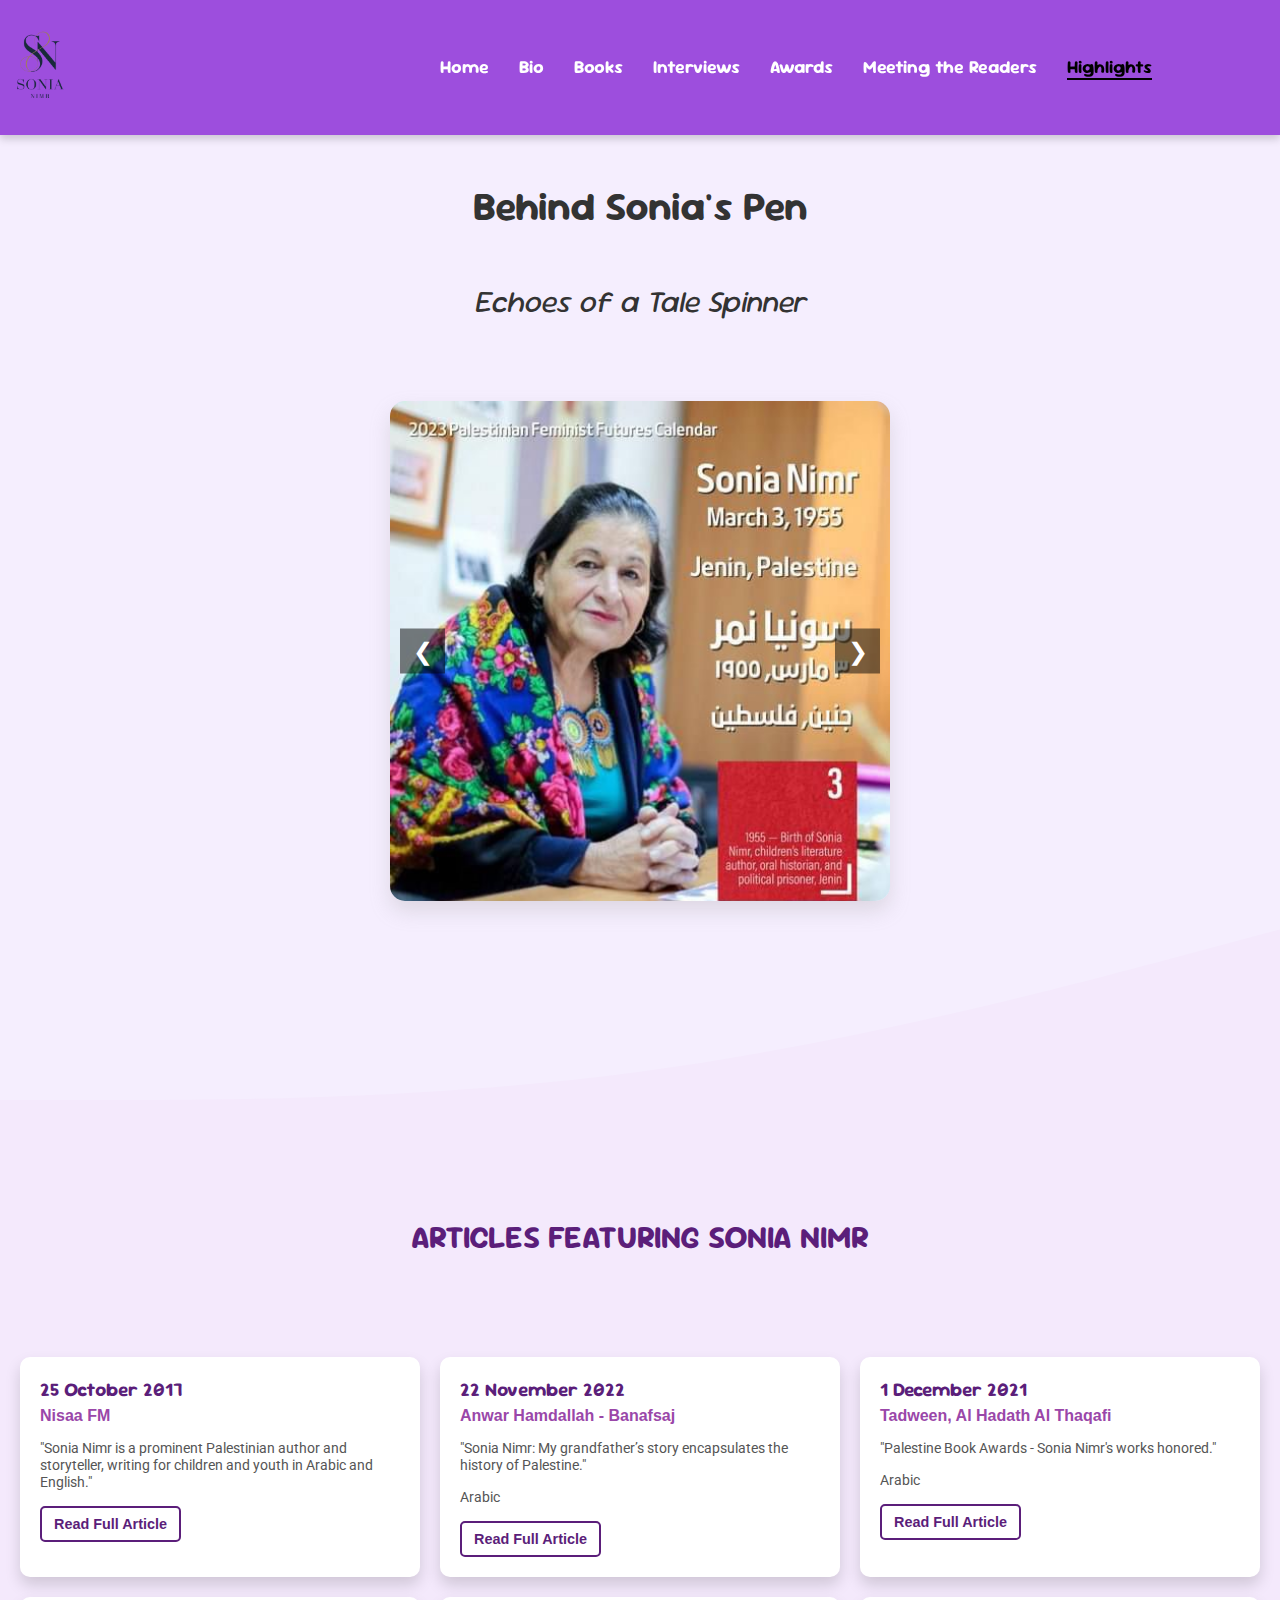
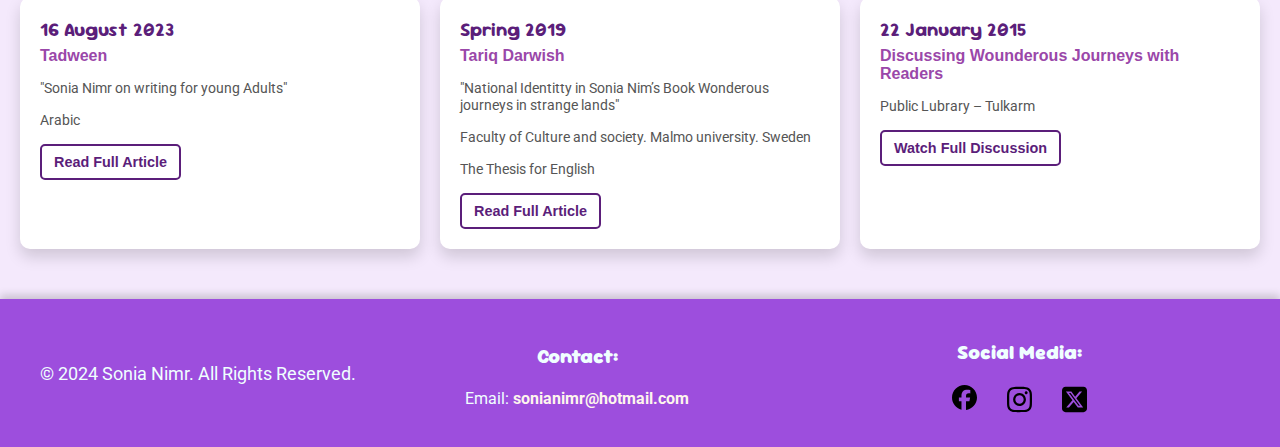
<file: html/highlights.html>
<!DOCTYPE html>
<html lang="en">

<head>
    <meta charset="UTF-8">
    <meta name="viewport" content="width=device-width, initial-scale=1.0">
    <meta name="description" content="Learn more about Sonia Nimr, her life, and her literary journey.">
    <title>Highlights - Sonia Nimr</title>
    <link rel="stylesheet" href="../css/header.css">
    <link rel="stylesheet" href="../css/styles.css">
    <link rel="stylesheet" href="../css/highlightsPage.css">
    <link rel="stylesheet" href="../css/footerStyle.css">
    <link rel="icon" href="../images/FinalLogo.png" type="image/png">
    <link
        href="https://fonts.googleapis.com/css2?family=Roboto:wght@400;700&family=Playfair+Display:wght@400;700&display=swap"
        rel="stylesheet">
    <link href="https://fonts.googleapis.com/css2?family=Dancing+Script:wght@400;500;600;700&display=swap"
        rel="stylesheet">
    <link rel="preconnect" href="https://fonts.googleapis.com">
    <link rel="preconnect" href="https://fonts.gstatic.com" crossorigin>
    <link
        href="https://fonts.googleapis.com/css2?family=DynaPuff:wght@400..700&family=Sour+Gummy:ital,wght@0,100..900;1,100..900&display=swap"
        rel="stylesheet">
</head>

<body>
    <!-- Toolbar / Navbar -->
    <header>
        <nav class="navbar">
            <div class="logo">
                <img src="../images/FinalLogo.png" alt="Sonia Nimr Logo">
            </div>
            <ul class="nav-links">
                <li><a href="../index.html">Home</a></li>
                <li><a href="../html/bio.html">Bio</a></li>
                <li><a href="../html/books.html">Books</a></li>
                <li><a href="../html/interviews.html">Interviews</a></li>
                <li><a href="../html/awards.html">Awards</a></li>
                <li><a href="../html/meetingTheReaders.html">Meeting the Readers</a></li>
                <li><a href="" class="active">Highlights</a></li>
            </ul>
            <div class="menu-icon" onclick="toggleMenu()">
                <span></span>
                <span></span>
                <span></span>
            </div>
        </nav>
    </header>

    <div class="highlights-section">
        <h1 class="highlights-title">Behind Sonia's Pen</h1>
        <p class="highlights-subtitle">Echoes of a Tale Spinner</p>
    </div>
    <section class="carousel-container">
        <div class="carousel">
            <div class="carousel-images">
                <img src="../images/carousel1.jpg" alt="Image 1" class="carousel-item">
                <img src="../images/carousel2.jpg" alt="Image 2" class="carousel-item">
                <img src="../images/carousel3.jpg" alt="Image 3" class="carousel-item">
                <img src="../images/carousel4.jpg" alt="Image 4" class="carousel-item">
                <img src="../images/carousel5.jpg" alt="Image 5" class="carousel-item">
                <img src="../images/carousel6.jpg" alt="Image 6" class="carousel-item">
                <img src="../images/carousel7.jpg" alt="Image 7" class="carousel-item">
                <img src="../images/carousel8.jpg" alt="Image 8" class="carousel-item">
                <img src="../images/carousel9.jpg" alt="Image 9" class="carousel-item">
                <img src="../images/carousel10.jpg" alt="Image 10" class="carousel-item">
            </div>
            <button class="carousel-btn left-btn" onclick="prevSlide()">&#10094;</button>
            <button class="carousel-btn right-btn" onclick="nextSlide()">&#10095;</button>
        </div>
    </section>

    <!-- Articles Section -->
    <section class="articles-section">
        <svg xmlns="http://www.w3.org/2000/svg" viewBox="0 0 1440 320">
            <path fill="#f5eefe" fill-opacity="1"
                d="M0,224L120,224C240,224,480,224,720,192C960,160,1200,96,1320,64L1440,32L1440,0L1320,0C1200,0,960,0,720,0C480,0,240,0,120,0L0,0Z">
            </path>
        </svg>
        <h2 class="articles-title">Articles Featuring Sonia Nimr</h2>
        <div class="articles-grid">
            <div class="article-card">
                <div class="article-content">
                    <h3>25 October 2017</h3>
                    <h4>Nisaa FM</h4>
                    <p>"Sonia Nimr is a prominent Palestinian author and storyteller, writing for children and youth in
                        Arabic and English."</p>
                    <a href="https://www.radionisaa.ps/en/article/489/Inspirational-women-profiles-Sonia-Nimr"
                        target="_blank" class="read-more">Read Full Article</a>
                </div>
            </div>

            <div class="article-card">
                <div class="article-content">
                    <h3>22 November 2022</h3>
                    <h4>Anwar Hamdallah - Banafsaj</h4>
                    <p>"Sonia Nimr: My grandfather’s story encapsulates the history of Palestine."</p>
                    <p>Arabic</p>
                    <a href="https://bnfsj.net/post/1106/%D8%B3%D9%88%D9%86%D9%8A%D8%A7-%D9%86%D9%85%D8%B1-%D8%AA%D8%A7%D8%B1%D9%8A%D8%AE-%D9%81%D9%84%D8%B3%D8%B7%D9%8A%D9%86-%D8%AA%D8%AE%D8%AA%D8%B5%D8%B1%D9%87-%D8%AD%D9%83%D8%A7%D9%8A%D8%A9-%D8%AC%D8%AF%D9%8A"
                        target="_blank" class="read-more">Read Full Article</a>
                </div>
            </div>

            <div class="article-card">
                <div class="article-content">
                    <h3>1 December 2021</h3>
                    <h4>Tadween, Al Hadath Al Thaqafi</h4>
                    <p>"Palestine Book Awards - Sonia Nimr's works honored."</p>
                    <p>Arabic</p>
                    <a href="https://tadween.alhadath.ps/article/148450/-%D8%B1%D8%AD%D9%84%D8%A7%D8%AA-%D8%B9%D8%AC%D9%8A%D8%A8%D8%A9-%D9%81%D9%8A-%D8%A7%D9%84%D8%A8%D9%84%D8%A7%D8%AF-%D8%A7%D9%84%D8%BA%D8%B1%D9%8A%D8%A8%D8%A9-%D9%84%D8%B3%D9%88%D9%86%D9%8A%D8%A7-%D9%86%D9%85%D8%B1-%D9%8A%D9%81%D9%88%D8%B2-%D8%A8%D8%AC%D8%A7%D8%A6%D8%B2%D8%A9-Palestine-Book-Awards"
                        target="_blank" class="read-more">Read Full Article</a>
                </div>
            </div>

            <div class="article-card">
                <div class="article-content">
                    <h3>16 August 2023</h3>
                    <h4>Tadween</h4>
                    <p>"Sonia Nimr on writing for young Adults"</p>
                    <p>Arabic</p>
                    <a href="https://tadween.alhadath.ps/article/166985/%D8%B3%D9%88%D9%86%D9%8A%D8%A7-%D9%86%D9%85%D8%B1-%D9%86%D8%AC%D8%A7%D8%AD-%D8%A7%D9%84%D9%83%D8%A7%D8%AA%D8%A8-%D9%81%D9%8A-%D8%AA%D9%86%D9%85%D9%8A%D8%A9-%D8%A7%D9%84%D8%AE%D9%8A%D8%A7%D9%84-%D9%84%D8%AF%D9%89-%D8%A7%D9%84%D9%86%D8%A7%D8%B4%D8%A6%D8%A9-%D9%8A%D8%A8%D9%86%D9%8A-%D9%85%D9%82%D8%A7%D8%AA%D9%84%D9%8A-%D8%A7%D9%84%D9%85%D8%B3%D8%AA%D9%82%D8%A8%D9%84"
                        target="_blank" class="read-more">Read Full
                        Article</a>
                </div>
            </div>
            <div class="article-card">
                <div class="article-content">
                    <h3>Spring 2019</h3>
                    <h4>Tariq Darwish</h4>
                    <p>"National Identitty in Sonia Nim’s Book Wonderous journeys in strange lands"</p>
                    <p>Faculty of Culture and society. Malmo university. Sweden</p>
                    <p>The Thesis for English</p>
                    <a href="https://www.diva-portal.org/smash/get/diva2:1482754/FULLTEXT01.pdf" target="_blank"
                        class="read-more">Read Full
                        Article</a>
                </div>
            </div>

            <div class="article-card">
                <div class="article-content">
                    <h3>22 January 2015</h3>
                    <h4>Discussing Wounderous Journeys with Readers</h4>
                    <p>Public Lubrary – Tulkarm</p>
                    <a href="https://www.youtube.com/watch?v=vez2fTVEAUw" target="_blank" class="read-more">Watch Full
                        Discussion</a>
                </div>
            </div>

        </div>
    </section>



    <!-- Footer Section -->
    <footer>
        <div class="footer-container">
            <div>
                <p>&copy; 2024 Sonia Nimr. All Rights Reserved.</p>
            </div>
            <div class="footer-about">
                <h3><strong>Contact:</strong></h3>
                <p> Email: <a href="mailto:sonianimr@hotmail.com">sonianimr@hotmail.com</a></p>
            </div>
            <div class="footer-contact">
                <h3><strong>Social Media:</strong></h3>
                <div class="social-icons">
                    <a href="https://www.facebook.com/Sonianimrofficial" target="_blank" class="social-icon"><img
                            src="../images/facebook-icon.svg" alt="Facebook"></a>
                    <a href="https://www.instagram.com/" target="_blank" class="social-icon"><img
                            src="../images/instagram-icon.svg" alt="Instagram"></a>
                    <a href="https://www.x.com/" target="_blank" class="social-icon"><img src="../images/x-icon.svg"
                            alt="X"></a>
                </div>
            </div>
        </div>
    </footer>

    <script src="../js/navBar.js"></script>
    <script src="../js/redirects.js"></script>

</html>
</file>
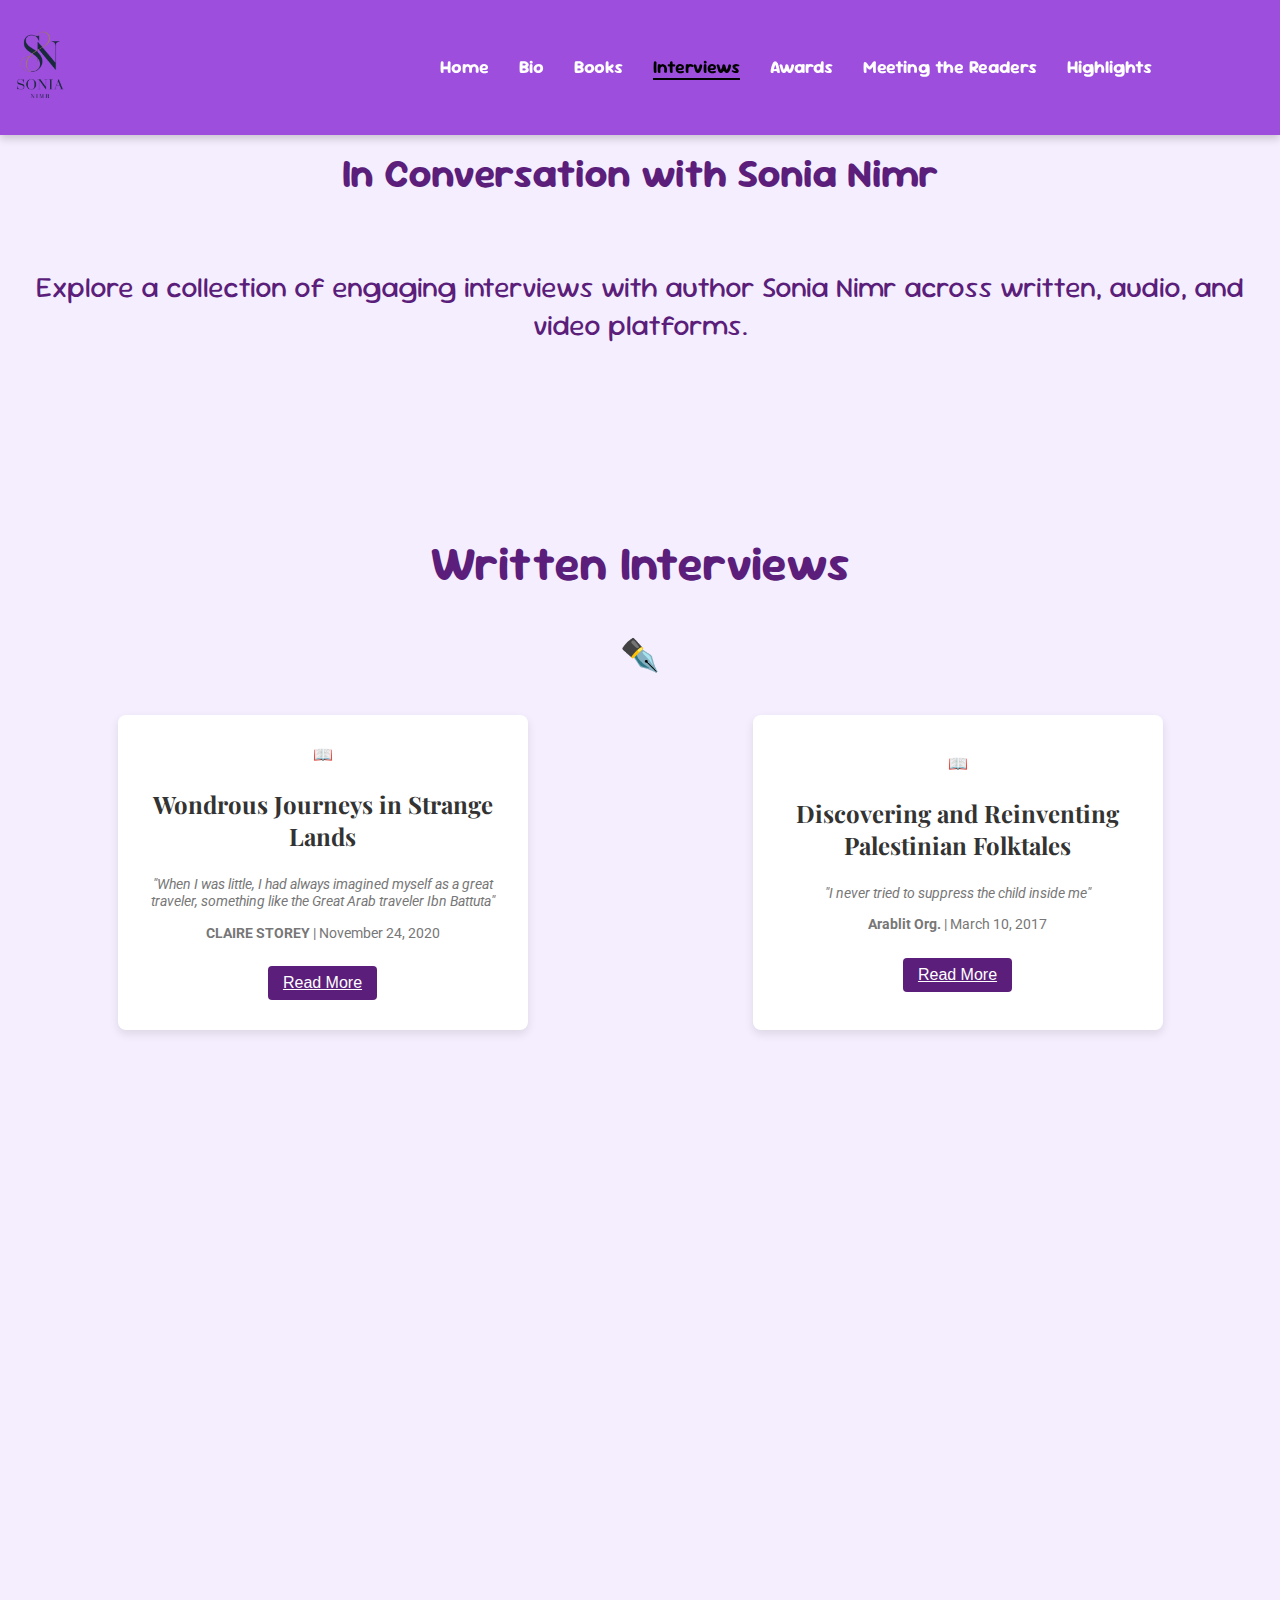
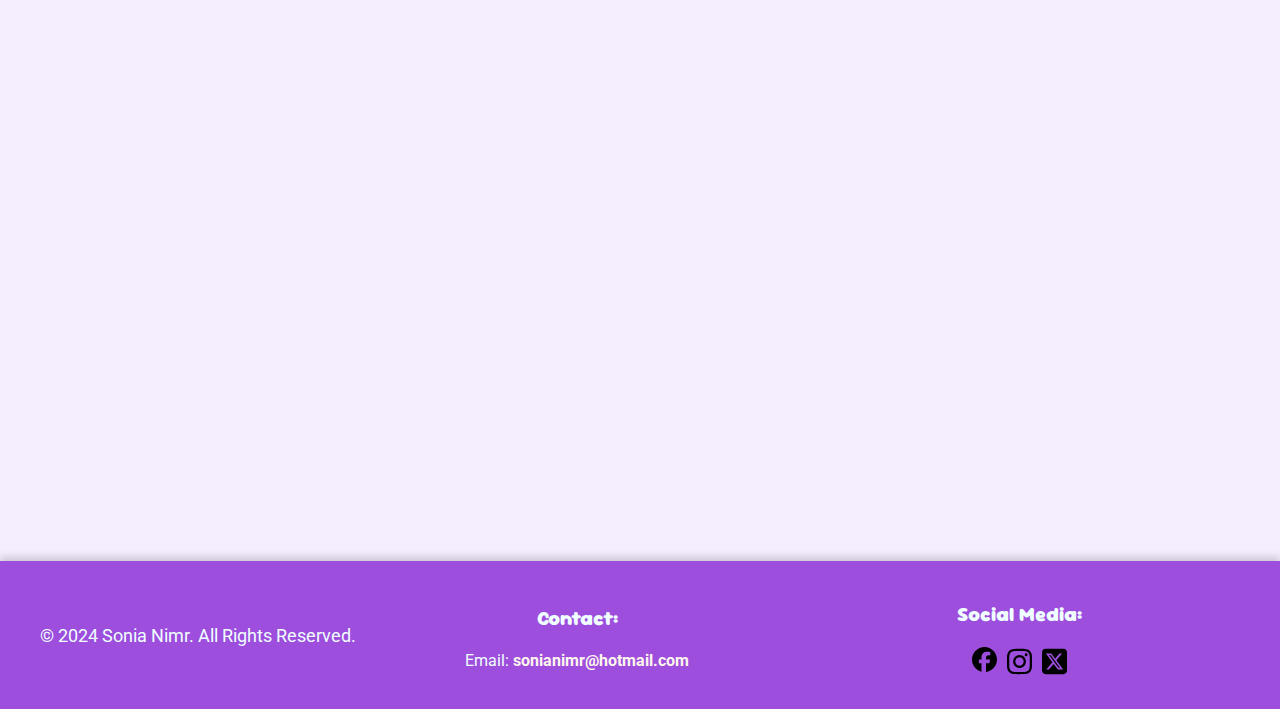
<file: html/interviews.html>
<!DOCTYPE html>
<html lang="en">

<head>
    <meta charset="UTF-8">
    <meta name="viewport" content="width=device-width, initial-scale=1.0">
    <meta name="description" content="Learn more about Sonia Nimr, her life, and her literary journey.">
    <title>Interviews - Sonia Nimr</title>
    <link rel="stylesheet" href="../css/header.css">
    <link rel="stylesheet" href="../css/styles.css">
    <link rel="stylesheet" href="../css/interviewsPage.css">
    <link rel="stylesheet" href="../css/footerStyle.css">
    <link rel="icon" href="../images/FinalLogo.png" type="image/png">
    <link
        href="https://fonts.googleapis.com/css2?family=Roboto:wght@400;700&family=Playfair+Display:wght@400;700&display=swap"
        rel="stylesheet">
    <link href="https://fonts.googleapis.com/css2?family=Dancing+Script:wght@400;500;600;700&display=swap"
        rel="stylesheet">
    <link rel="preconnect" href="https://fonts.googleapis.com">
    <link rel="preconnect" href="https://fonts.gstatic.com" crossorigin>
    <link
        href="https://fonts.googleapis.com/css2?family=DynaPuff:wght@400..700&family=Sour+Gummy:ital,wght@0,100..900;1,100..900&display=swap"
        rel="stylesheet">
</head>

<body>
    <!-- Toolbar / Navbar -->
    <header>
        <nav class="navbar">
            <div class="logo">
                <img src="../images/FinalLogo.png" alt="Sonia Nimr Logo">
            </div>
            <ul class="nav-links">
                <li><a href="../index.html">Home</a></li>
                <li><a href="../html/bio.html">Bio</a></li>
                <li><a href="../html/books.html">Books</a></li>
                <li><a href="" class="active">Interviews</a></li>
                <li><a href="../html/awards.html">Awards</a></li>
                <li><a href="../html/meetingTheReaders.html">Meeting the Readers</a></li>
                <li><a href="../html/highlights.html"">Highlights</a></li>
            </ul>
            <div class=" menu-icon" onclick="toggleMenu()">
                        <span></span>
                        <span></span>
                        <span></span>
                        </div>
        </nav>
    </header>
    <section class="interviews-hero">
        <h1>In Conversation with Sonia Nimr</h1>
        <p>Explore a collection of engaging interviews with author Sonia Nimr across written, audio, and video
            platforms.</p>
    </section>

    <section class="interviews-section">
        <!-- Written Interviews Section -->
        <div class="section-header">
            <h2>Written Interviews</h2>
            <div class="divider"><span>✒️</span></div>
        </div>
        <div class="interview-grid">
            <div class="interview-card">
                <div class="card-icon">📖</div>
                <div class="card-content">
                    <h3>Wondrous Journeys in Strange Lands</h3>
                    <p><i>"When I was little, I had always imagined myself as a great traveler, something like the Great
                        Arab traveler Ibn Battuta"</i></p>
                    <p><strong>CLAIRE STOREY</strong> | November 24, 2020</p>
                    <a href="https://worldkidlit.org/2020/11/24/wondrous-journeys-in-strange-lands/" target="_blank"
                        class="read-more">Read More</a>
                </div>
            </div>
            <div class="interview-card">
                <div class="card-icon">📖</div>
                <div class="card-content">
                    <h3>Discovering and Reinventing Palestinian Folktales</h3>
                    <p><i>"I never tried to suppress the child inside me"</i></p>
                    <p><strong>Arablit Org.</strong> | March 10, 2017</p>
                    <a href="https://arablit.org/2017/03/10/ya-novelist-sonia-nimr-on-discovering-and-reinventing-the-treasure-of-palestinian-folktales/"
                        target="_blank" class="read-more">Read More</a>
                </div>
            </div>
        </div>

        <!-- Audio Interviews Section -->
        <div class="section-header">
            <h2>Podcast & Radio Interviews</h2>
            <div class="divider"><span>🎙️</span></div>
        </div>
        <div class="interview-grid">
            <div class="interview-card">
                <div class="card-icon">🎙️</div>
                <div class="card-content">
                    <h3>Writing for Palestinian Children</h3>
                    <p><i>"It is important that people read about Palestine"</i></p>
                    <p><strong>Radio 24 FM</strong> | December 5, 2021</p>
                    <a href="https://jerusalem.24fm.ps/9801.html" target="_blank" class="read-more">Listen Now</a>
                </div>
            </div>
        </div>

        <!-- Video Interviews Section -->
        <div class="section-header">
            <h2>Video Interviews</h2>
            <div class="divider"><span>📹</span></div>
        </div>
        <div class="interview-grid">
            <div class="interview-card">
                <div class="card-icon">📹</div>
                <div class="card-content">
                    <h3>Phoenix and a Prophecy: YA from Palestine</h3>
                    <p><i>"Joy of writing brings the joy of reading"</i></p>
                    <p><strong>Translating Palestine</strong> | November 2022</p>
                    <a href="https://www.youtube.com/watch?v=vJ4zBKcdPrY" target="_blank" class="read-more">Watch
                        Now</a>
                </div>
            </div>
            <div class="interview-card">
                <div class="card-icon">📹</div>
                <div class="card-content">
                    <h3>Thunderbird Trilogy Launch</h3>
                    <p><i>"Children in Palestine need to read something of their own"</i></p>
                    <p><strong>Hosted by Bhakti Shringarpure</strong> | October 28, 2024</p>
                    <a href="https://www.youtube.com/watch?v=QItUrmYL_sQ" target="_blank" class="read-more">Watch
                        Now</a>
                </div>
            </div>
        </div>
    </section>

    <!-- Footer Section -->
    <footer>
        <div class="footer-container">
            <div>
                <p>&copy; 2024 Sonia Nimr. All Rights Reserved.</p>
            </div>
            <div class="footer-about">
                <h3><strong>Contact:</strong></h3>
                <p> Email: <a href="mailto:sonianimr@hotmail.com">sonianimr@hotmail.com</a></p>
            </div>
            <div class="footer-contact">
                <h3><strong>Social Media:</strong></h3>
                <div class="social-icons">
                    <a href="https://www.facebook.com/Sonianimrofficial" target="_blank" class="social-icon"><img
                            src="../images/facebook-icon.svg" alt="Facebook"></a>
                    <a href="https://www.instagram.com/" target="_blank" class="social-icon"><img
                            src="../images/instagram-icon.svg" alt="Instagram"></a>
                    <a href="https://www.x.com/" target="_blank" class="social-icon"><img src="../images/x-icon.svg"
                            alt="X"></a>
                </div>
            </div>
        </div>
    </footer>

    <script src="../js/navBar.js"></script>
    <script src="../js/redirects.js"></script>
    <script src="../js/interviews.js"></script>

</html>
</file>
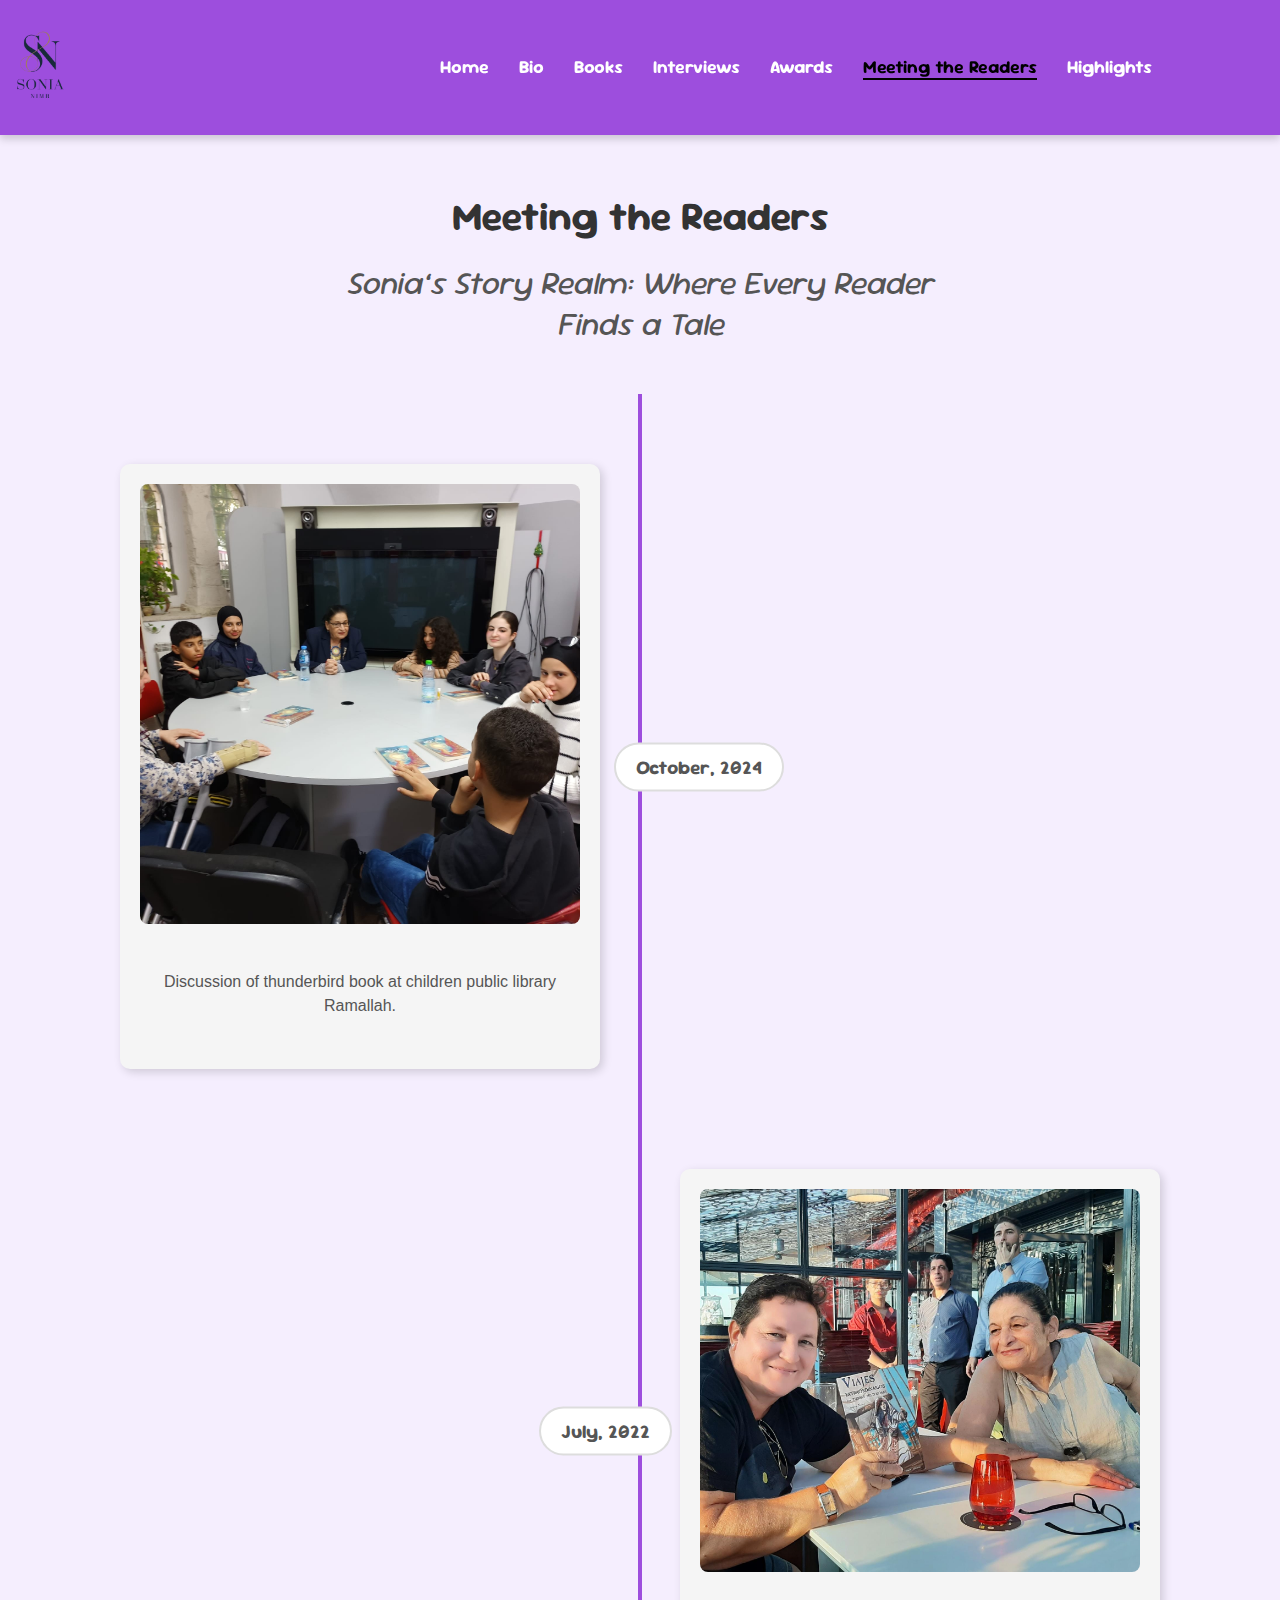
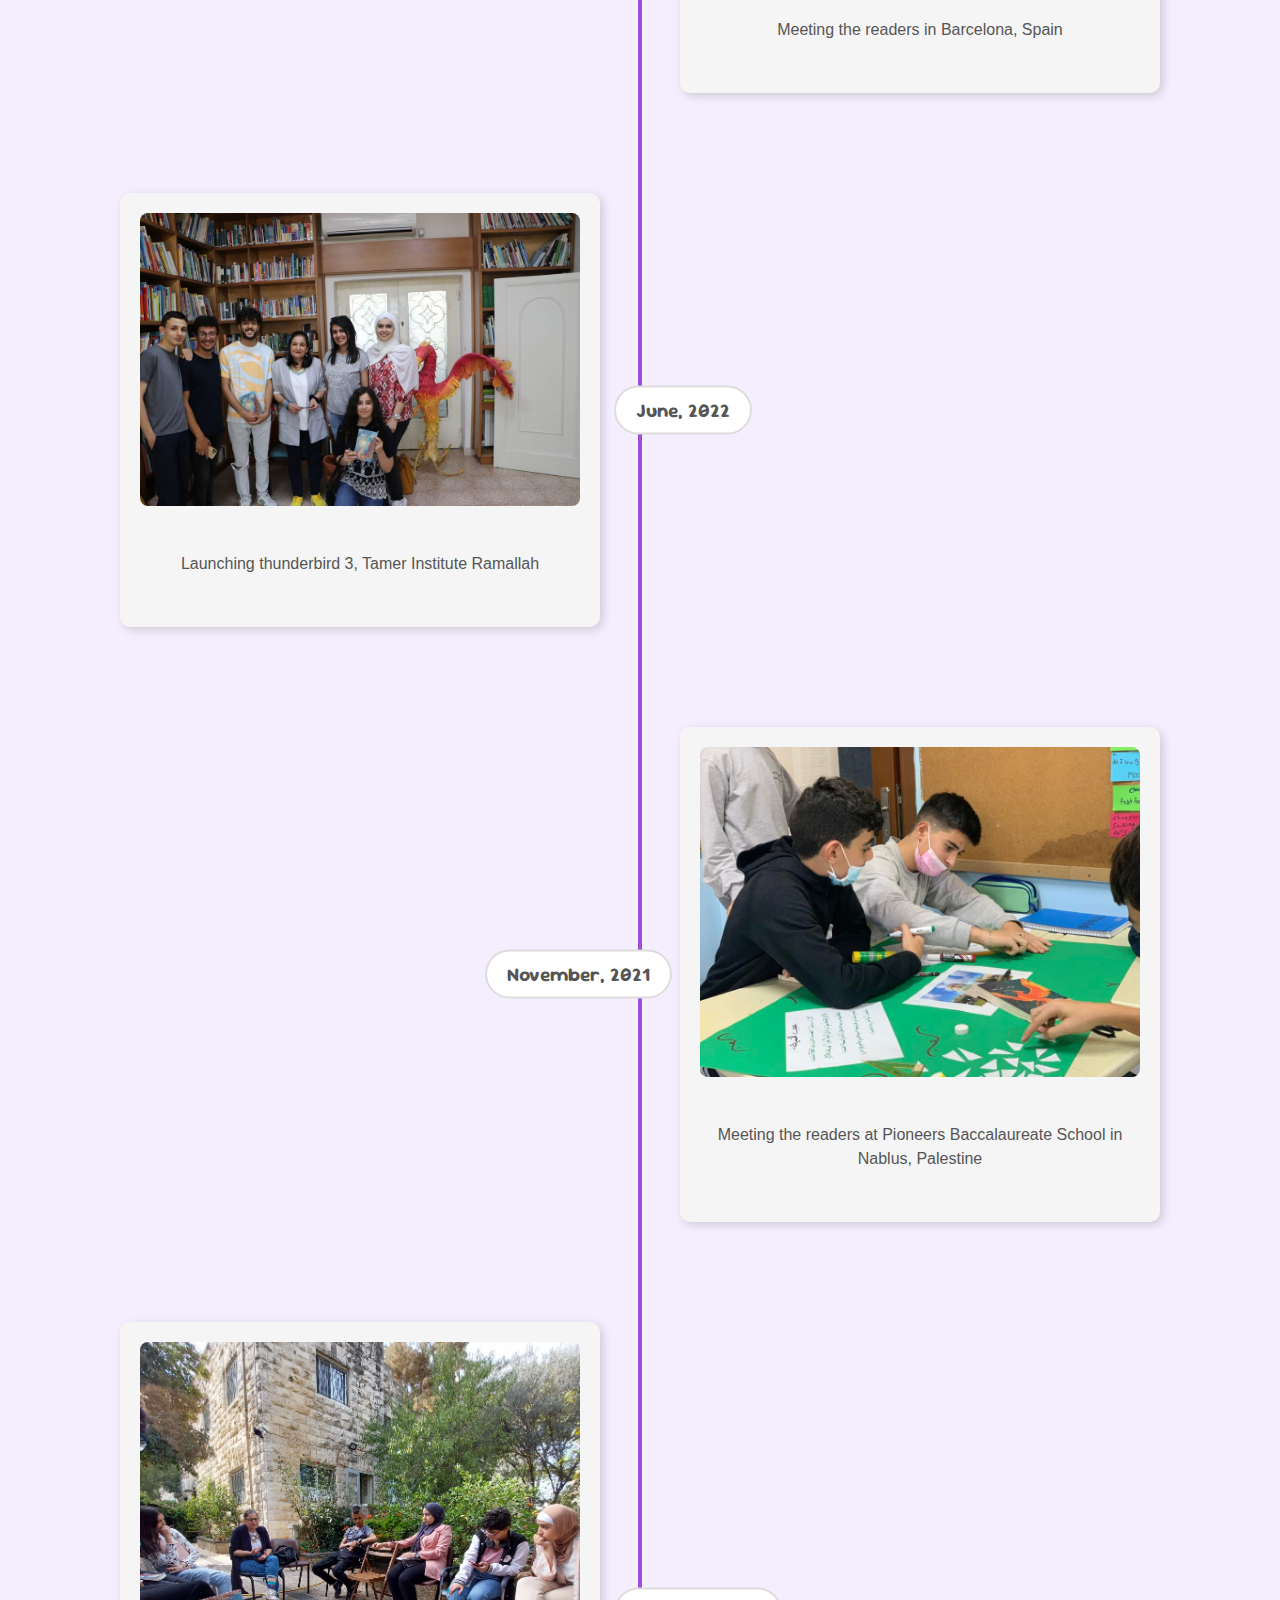
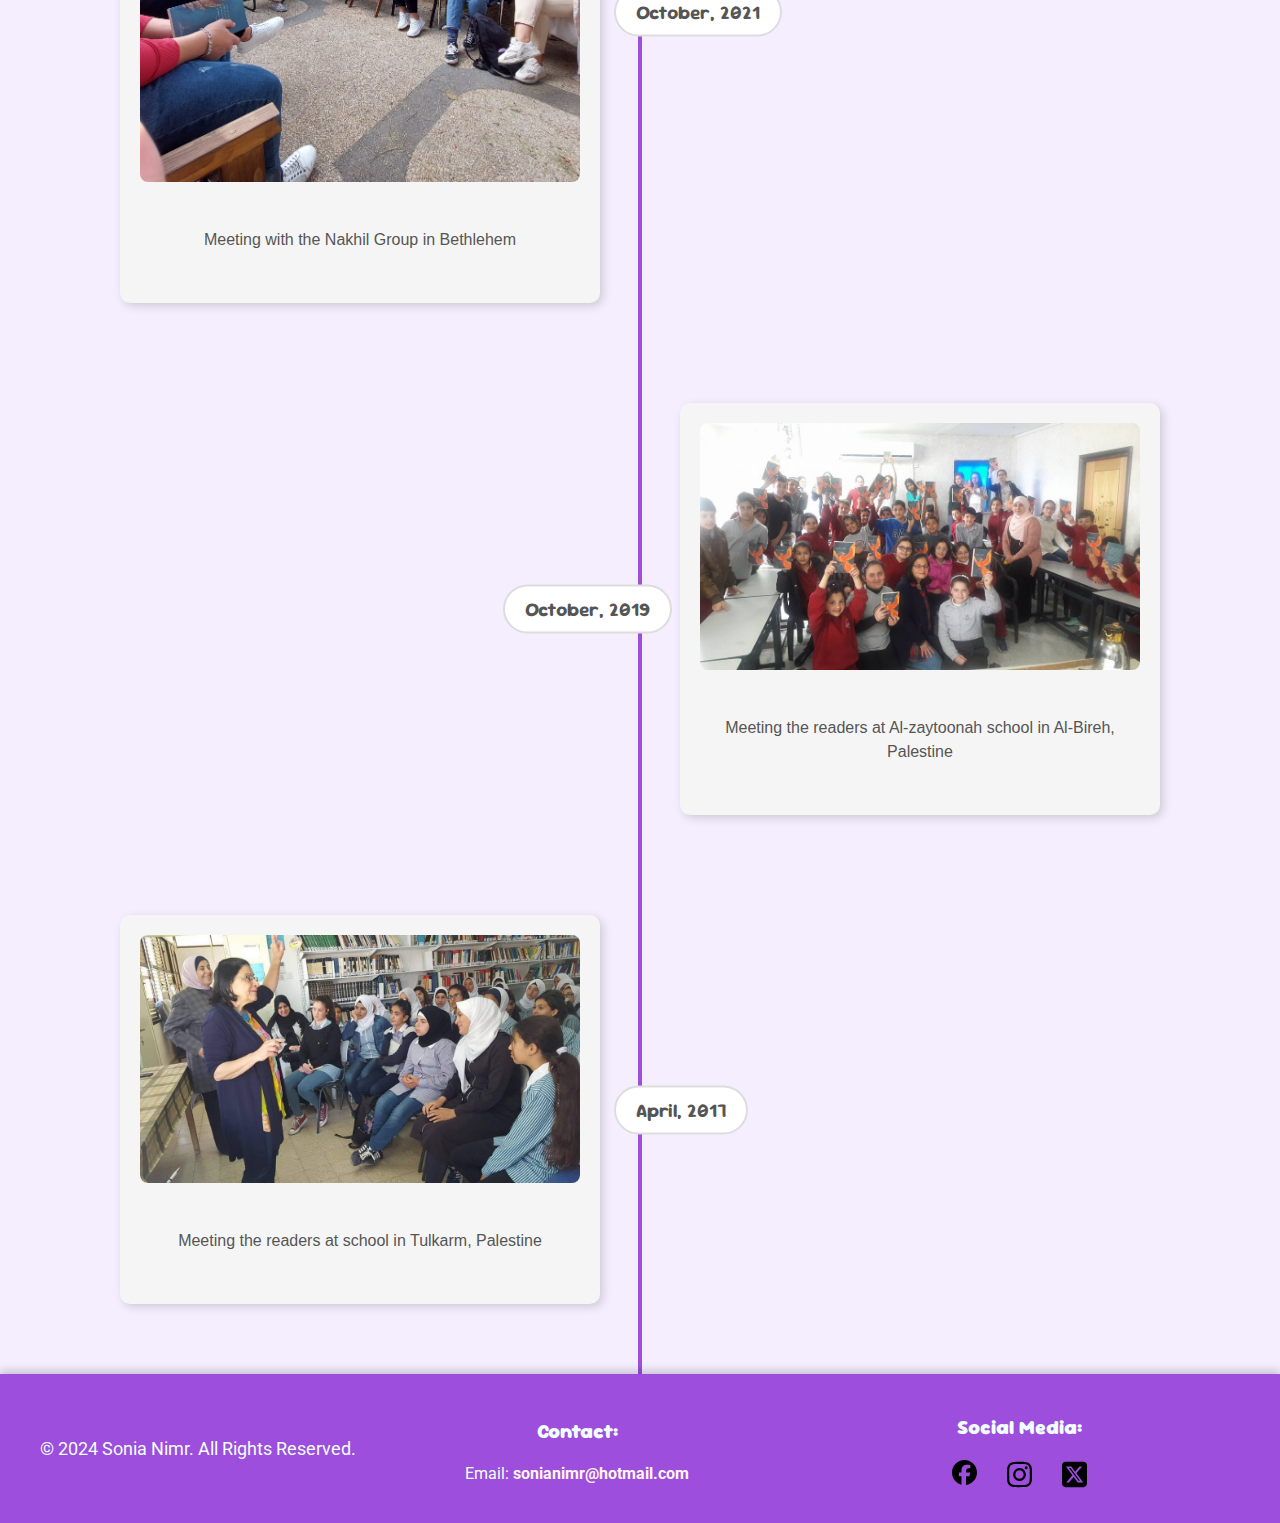
<file: html/meetingTheReaders.html>
<!DOCTYPE html>
<html lang="en">

<head>
    <meta charset="UTF-8">
    <meta name="viewport" content="width=device-width, initial-scale=1.0">
    <meta name="description"
        content="Welcome to Sonia Nimr's official website, Weaving Tales of Wonder. Explore her books, interviews, awards, and more.">
    <title>Sonia Nimr</title>
    <link rel="stylesheet" href="../css/header.css">
    <link rel="stylesheet" href="../css/styles.css">
    <link rel="stylesheet" href="../css/secondSection.css">
    <link rel="stylesheet" href="../css/thirdSection.css">
    <link rel="stylesheet" href="../css/footerStyle.css">
    <link rel="stylesheet" href="../css/meetingTheReaders.css">
    <link rel="icon" href="../images/FinalLogo.png" type="image/png">

    <link
        href="https://fonts.googleapis.com/css2?family=Roboto:wght@400;700&family=Playfair+Display:wght@400;700&display=swap"
        rel="stylesheet">
    <link href="https://fonts.googleapis.com/css2?family=Dancing+Script:wght@400;500;600;700&display=swap"
        rel="stylesheet">
    <link rel="preconnect" href="https://fonts.googleapis.com">
    <link rel="preconnect" href="https://fonts.gstatic.com" crossorigin>
    <link
        href="https://fonts.googleapis.com/css2?family=DynaPuff:wght@400..700&family=Sour+Gummy:ital,wght@0,100..900;1,100..900&display=swap"
        rel="stylesheet">
</head>

<body>

    <!-- Navigation Bar -->
    <header>
        <nav class="navbar">
            <div class="logo">
                <img src="../images/FinalLogo.png" alt="Sonia image">
            </div>
            <ul class="nav-links">
                <li><a href="../index.html">Home</a></li>
                <li><a href="../html/bio.html">Bio</a></li>
                <li><a href="../html/books.html">Books</a></li>
                <li><a href="../html/interviews.html">Interviews</a></li>
                <li><a href="../html/awards.html">Awards</a></li>
                <li><a href="" class="active">Meeting the Readers</a></li>
                <li><a href="../html/highlights.html">Highlights</a></li>
            </ul>
            <div class="menu-icon" onclick="toggleMenu()">
                <span></span>
                <span></span>
                <span></span>
            </div>
        </nav>
    </header>
    <section class="timeline-section">
        <h2 class="section-title">Meeting the Readers</h2>
        <p class="intro">Sonia’s Story Realm: Where Every Reader Finds a Tale</p>

        <div class="timeline">

            <div class="timeline-event">
                <div class="event-date">October, 2024</div>
                <div class="photo-card">
                    <img src="../images/meeting5.jfif" alt="Event 8">
                    <div class="overlay">
                        <p class="overlay-description">Discussion of thunderbird book at children public library
                            Ramallah.</p>
                    </div>
                </div>
            </div>

            <div class="timeline-event">
                <div class="event-date">July, 2022</div>
                <div class="photo-card">
                    <img src="../images/event2.jfif" alt="Event 2">
                    <div class="overlay">
                        <p class="overlay-description">Meeting the readers in Barcelona, Spain</p>
                    </div>
                </div>
            </div>

            <div class="timeline-event">
                <div class="event-date">June, 2022</div>
                <div class="photo-card">
                    <img src="../images/event4.jfif" alt="Event 4">
                    <div class="overlay">
                        <p class="overlay-description">Launching thunderbird 3, Tamer Institute Ramallah</p>
                    </div>
                </div>
            </div>

            <!-- Add one -->
            <div class="timeline-event">
                <div class="event-date">November, 2021</div>
                <div class="photo-card">
                    <img src="../images/meeting_in_nablus.jpg" alt="Event 8">
                    <div class="overlay">
                        <p class="overlay-description">Meeting the readers at Pioneers Baccalaureate School in Nablus,
                            Palestine</p>
                    </div>
                </div>
            </div>

            <!-- Add three -->
            <div class="timeline-event">
                <div class="event-date">October, 2021</div>
                <div class="photo-card">
                    <img src="../images/meeting_Alnakheel.jpg" alt="Event 8">
                    <div class="overlay">
                        <p class="overlay-description">Meeting with the Nakhil Group in Bethlehem</p>
                    </div>
                </div>
            </div>

            <!-- Add two -->
            <div class="timeline-event">
                <div class="event-date">October, 2019</div>
                <div class="photo-card">
                    <img src="../images/meeting_zaytouneh.jpg" alt="Event 9">
                    <div class="overlay">
                        <p class="overlay-description">Meeting the readers at Al-zaytoonah school in Al-Bireh, Palestine
                        </p>
                    </div>
                </div>
            </div>

            <div class="timeline-event">
                <div class="event-date">April, 2017</div>
                <div class="photo-card">
                    <img src="../images/event5.jfif" alt="Event 5">
                    <div class="overlay">
                        <p class="overlay-description">Meeting the readers at school in Tulkarm, Palestine</p>
                    </div>
                </div>
            </div>
        </div>
    </section>


    <script src="../js/animation.js"></script>
    <script src="../js/navBar.js"></script>
    <script src="../js/ReadersScripts.js"></script>
    <script src="../js/redirects.js"></script>
</body>

<!-- Footer Section -->
<footer>
    <div class="footer-container">
        <div>
            <p>&copy; 2024 Sonia Nimr. All Rights Reserved.</p>
        </div>
        <div class="footer-about">
            <h3><strong>Contact:</strong></h3>
            <p> Email: <a href="mailto:sonianimr@hotmail.com">sonianimr@hotmail.com</a></p>
        </div>

        <div class="footer-contact">
            <h3><strong>Social Media:</strong></h3>
            <div class="social-icons">
                <a href="https://www.facebook.com/Sonianimrofficial" target="_blank" class="social-icon"><img
                        src="../images/facebook-icon.svg" alt="Facebook"></a>
                <a href="https://www.instagram.com/" target="_blank" class="social-icon"><img
                        src="../images/instagram-icon.svg" alt="Instagram"></a>
                <a href="https://www.x.com/" target="_blank" class="social-icon"><img src="../images/x-icon.svg"
                        alt="X"></a>
            </div>
        </div>
    </div>
</footer>

</html>
</file>
<file: css/header.css>
/* Navbar Styles */
.navbar {
    background-color: #9d4edd;
    max-width: 100%;
    width: 100%;
    min-height: 15%;
    display: flex;
    justify-content: space-between;
    flex-wrap: nowrap;
    align-items: center;
    position: fixed;
    top: 0;
    z-index: 1000; 
    box-shadow: 0 4px 8px rgba(0, 0, 0, 0.171);
    width: 100%;
    font-family: "Sour Gummy", sans-serif;
    font-optical-sizing: auto;
}

.nav-links {
    list-style: none;
    display: flex;
    gap: 30px;
    margin-left: auto;
    padding-right: 10%;
}

.nav-links li a {
    display:flex;
    text-decoration: none;
    font-weight: 700;
    white-space: nowrap;
    transition: color 0.3s ease;
    border-bottom: 2px solid transparent;
    color: white;
    font-size: 18px;
}

.nav-links li a:hover {
    color: black;
    border-bottom: 2px solid black;
}

.nav-links li a.active {
    color: black; /* Set the desired active color */
    border-bottom: 2px solid black; /* Border to indicate active link */
}

.logo img {
    width: 80px;
    height: 80px;
    transition: transform 0.3s ease-in-out;
    min-width: 10%;
}

.logo img:hover {
    transform: scale(1.15);
}

/* Hamburger Icon Styling */
.menu-icon {
    display: none;
    cursor: pointer;
    flex-direction: column;
    justify-content: space-between;
    height: 24px;
    width: 30px;
    margin-right: 20px;
    margin-top: 10px;
}

.menu-icon span {
    display: block;
    height: 3px;
    width: 100%;
    background: #FEF5ED;
    transition: 0.3s;
}

/* When the menu is active, transform the bars into an "X" */
.menu-icon.active span:nth-child(1) {
    transform: rotate(50deg) translate(8px, 8px);
}

.menu-icon.active span:nth-child(2) {
    opacity: 0; /* Hide the middle bar */
}

.menu-icon.active span:nth-child(3) {
    transform: rotate(-50deg) translate(8px, -8px);
}

@media (max-width: 810px) {
    .nav-bar {
        height: 10%;
    }

    .menu-icon {
        display: flex;
        position: absolute;
        right: 10px;
        top: 20px;
    }

    /* Adjust nav-links styling to avoid full-page coverage */
    .nav-links {
        display: none;
        flex-direction: column;
        gap: var(--m-link-spacing, var(--link-spacing));
        list-style: none;
        text-align: end;
    }

    .nav-links.active {
        display: flex;
    }

    .nav-links li {
        width: 100%;
        text-align: center;
        padding: 10px 0;
    }

    .nav-links li a {
        width: 100%;
        display: block;
        padding: 15px 0;
    }

    .no-scroll {
        overflow: hidden;
    }
}
</file>
<file: css/styles.css>
/* Global Styles */
body {
    font-family: 'Open Sans', sans-serif;
    margin: 0;
    padding: 0;
    color: #333;
    background-color: #f5eefe;
}

p {
    font-family: 'Roboto', sans-serif;
}

/* Main Section */
.main-section {
    z-index: 1;
    margin-top: 100px;
    position: relative;
    padding: 20px;
    min-height: 100vh;
    display: flex;
    flex-direction: column;
    justify-content: flex-start;
    align-items: center;
}

/* Center the Title */
.main-page-title {
    font-size: 2.9rem;
    font-family: "Sour Gummy", sans-serif;
    font-optical-sizing: auto;
    font-weight: 700;
    letter-spacing: 0.20em;
    text-shadow: 2px 2px 4px rgba(0, 0, 0, 0.39);
    transition: all 0.3s ease;
    text-align: center;
}

/* Center the Title */
.centered-title {
    font-size: 2.5rem;
    font-family: "Sour Gummy", sans-serif;
    font-optical-sizing: auto;
    font-weight: 700;
    letter-spacing: 0.05em;
    text-shadow: 2px 2px 4px rgba(0, 0, 0, 0.3);
    transition: all 0.3s ease;
    margin-top: 30px;
}

.centered-title:hover {
    transform: scale(1.05);
    /* Slight zoom on hover */
    letter-spacing: 0.1em;
    text-shadow: 4px 4px 8px rgba(0, 0, 0, 0.5);
}

/* Content Container */
.content-container {
    display: flex;
    justify-content: space-between;
    align-items: center;
    width: 100%;
    max-width: 1200px;
    margin-top: 150px;
    gap: 40px;
    z-index: 2;
}

.text-section {
    flex: 1;
    padding-right: 30px;
    z-index: 2;
}

.text-section p {
    font-family: 'Roboto', sans-serif;
    font-size: 18px;
    line-height: 1.8;
    opacity: 0;
    animation: fadeInText 1.5s ease-in-out forwards;
    animation-delay: 0.5s;
    z-index: 2;
    color: black;
    text-align: justify;
    text-justify: inter-word;
}

.images-background {
    height: 20%;
    width: 30%;
}


/* Image Section */
.image-section {
    flex: 1;
    display: flex;
    justify-content: center;
    align-items: center;
}

.image-section img {
    max-width: 100%;
    max-width: 500px;
}

/* Image Container */
.image-container img {
    border-radius: 30px;
    object-fit: cover;
    transform: translateY(-30px);
    transition: transform 0.5s ease;
}

.image-container img:hover {
    transform: scale(1.15) rotate(5deg);
    /* Zoom in and rotate on hover */
}

/* Text Animation */
.animated-text {
    opacity: 0;
    transform: translateY(-30px);
    animation-delay: 0.3s;
    transition: opacity 1s ease-out, transform 1s ease-out;
}

.animated-text.visible {
    opacity: 1;
    transform: translateY(0);
    /* Reset the transform to its original position */
    margin-top: 0.5rem;
}

html {
    scroll-behavior: smooth;
}

@keyframes fadeInText {
    0% {
        opacity: 0;
        transform: translateY(-60px);
    }

    100% {
        opacity: 1;
        transform: translateY(0);
    }
}

@media (max-width: 768px) {
    .centered-title {
        font-size: 1.5rem;
    }

    .main-page-title {
        font-size: 1.7rem;
        letter-spacing: 0.10em;
        padding: 0 10px;
    }

    .text-section p {
        font-size: 14px;
        line-height: 1.2;
    }

    .image-section img {
        max-width: 80%;
    }

    .content-container {
        gap: 10px;
    }
}
</file>
<file: css/secondSection.css>
.popular-books-section {
    background-color: #fde4cf;
    text-align: center;
}

.section-title {
    color: #000000;
    font-family: "Sour Gummy", sans-serif;
    font-optical-sizing: auto;
    font-size: 2.5rem;
    margin-bottom: 20px;
}

.section-description {
    color: #000000;
    font-size: 1.2rem;
    margin-bottom: 40px;
    font-family: 'Roboto', sans-serif;
}

/* Book Grid */
.book-grid {
    display: grid;
    grid-template-columns: repeat(auto-fit, minmax(200px, 1fr));
    gap: 2px;
    max-width: 1200px;
    margin: 0 auto;
    justify-content: center;
}

.book-item {
    background-color: #fde4cf;
    padding: 10px;
    border-radius: 10px;
    transition: transform 0.4s ease;
    width: 60%;
    margin-bottom: 10%;
    margin: 0 auto;
}

.book-item:hover {
    transform: scale(1.15);
}

.book-item img {
    width: 80%;
    height: auto;
    border-radius: 10px;
    margin-bottom: 10px;
    margin: 0 auto 10px;
    /* Center the image */
}

.book-title {
    color: #000000;
    font-size: 1.2rem;
    font-weight: bold;
}

.explore-more-container {
    text-align: center;
    margin-top: 20px;
}

.explore-more-btn {
    display: inline-block;
    padding: 12px 24px;
    background-color: #9d4edd;
    color: white;
    font-size: 18px;
    font-family: 'Roboto', sans-serif;
    font-weight: bold;
    text-decoration: none;
    border-radius: 30px;
    transition: background-color 0.3s ease, box-shadow 0.3s ease;
    box-shadow: 0 4px 15px rgba(0, 0, 0, 0.1);
    margin: 70px 0 70px 0;
    width: 10%;
}

.explore-more-btn:hover {
    background-color: #f5eefe;
    /* Slightly darker shade on hover */
    box-shadow: 0 6px 20px rgba(0, 0, 0, 0.15);
}

.explore-more-btn:active {
    background-color: #99a79931;
    /* Darker shade when clicked */
    box-shadow: 0 3px 10px rgba(0, 0, 0, 0.2);
}

@media (max-width: 768px) {
    .book-grid {
        gap: 0px;
    }

    .section-title {
        font-size: 1.5rem;
    }

    .section-description {
        font-size: 14px;
    }

    .explore-more-btn {
        font-size: 14px;
    }
}
</file>
<file: css/thirdSection.css>
/* Sonia's Events Section */
.events-section {
    padding: 0;
    background: #D3E4CD;
  }
  
  .events-title {
    font-family: "Sour Gummy", sans-serif;
    font-optical-sizing: auto;
    font-size: 2.5em;
    color: #333;
    text-align: center;
    font-weight: bold;
  }
  
  .events-subtitle {
    font-family: 'Roboto', sans-serif;
    font-size: 1.2em;
    color: #333;
    text-align: center;
    margin-bottom: 40px;
  }
  
  .events-gallery {
    display: flex;
    justify-content: center;
    align-items: center;
    justify-items: center;
  }
  
  .event-item {
    text-align: center;
    flex: 1;
  }
  
  .event-item img {
    width: 70%;
    height: auto;
    border-radius: 10px;
  }
  
  .event-description {
    font-size: 1em;
    margin-top: 10px;
    color: #333;
    margin-bottom: 50px;
  }

  .explore-more-btn-2 {
    display: inline-block;
    padding: 12px 24px;
    background-color: #9d4edd;
    color: white;
    font-size: 18px;
    font-family: 'Roboto', sans-serif;
    font-weight: bold;
    text-decoration: none;
    border-radius: 30px;
    transition: background-color 0.3s ease, box-shadow 0.3s ease;
    box-shadow: 0 4px 15px rgba(0, 0, 0, 0.1);
    margin: 100px 0 100px 0;
    width: 15%;
}

  .explore-more-btn-2:hover {
    background-color: #f5eefe;
    box-shadow: 0 6px 20px rgba(0, 0, 0, 0.15);
}

.explore-more-btn-2:active {
    background-color: #99a79931;
    box-shadow: 0 3px 10px rgba(0, 0, 0, 0.2);
}

@media (max-width: 768px) {
  .events-title {
      font-size: 1.5rem;
  }

  .events-subtitle {
      font-size: 14px;
  }

  .event-description {
    font-size: 14px;
  }

  .explore-more-btn-2 {
    font-size: 14px;
  }
}
</file>
<file: css/footerStyle.css>
/* Footer Styles */
footer {
    background-color: #9d4edd; /* Same as navbar for consistency */
    padding: 20px 0;
    color: #9d4edd56;
    text-align: center;
    font-size: 14px;
    position: relative;
    bottom: 0;
    width: 100%;
    box-shadow: 0 -4px 8px rgba(0, 0, 0, 0.171);
}

h3 {
    font-size: 20px;
    font-family: "Sour Gummy", sans-serif;
    font-optical-sizing: auto;
    color:azure;
}

p {
    font-size: 18px;
    color:azure;
}

.footer-container {
    display: flex;
    justify-content: space-between;
    align-items: center;
    flex-wrap: wrap;
    max-width: 1200px;
    margin: 0 auto;
    padding: 0 20px;
}

.footer-about {
    flex: 1;
    margin-bottom: 10px;
}

.footer-about p {
    font-size: 16px;
    margin: 5px 0;
}

.footer-about a {
    color: #FEF5ED;
    text-decoration: none;
    font-weight: bold;
    transition: color 0.3s;
}

.footer-about a:hover {
    color: #FF6969;
}

.footer-contact {
    flex: 1;
    margin-bottom: 10px;
}

.footer-contact p {
    margin-bottom: 10px;
}

.social-icons {
    display: flex;
    justify-content: center;
    gap: 30px;
}

.social-icon img {
    width: 25px;
    transition: transform 0.3s ease;
}

.social-icon img:hover {
    transform: scale(1.2);
}

@media (max-width: 768px) {
    .footer-container {
        flex-direction: column;
        text-align: center;
    }

    .footer-about,
    .footer-contact {
        margin-bottom: 20px;
    }
}
</file>
<file: css/awardsPage.css>
/* Intro Section */
body {
    background-color: #FEF5ED;
}

.intro-section {
    display: flex;
    align-items: center;
    justify-content: center;
    padding: 2rem;
    margin-top: 80px;
    gap: 2rem;
    animation: fadeIn 1.5s ease-in-out;
    background-color: #f5eefe;
}

/* Intro Image Styling */
.intro-image {
    width: 200px;
    height: 200px;
    border-radius: 50%;
    object-fit: cover;
    box-shadow: 0 8px 16px rgba(179, 27, 27, 0.4);
    /* Crimson red shadow */
    transition: transform 0.5s ease;
}

.intro-image:hover {
    transform: scale(1.1);
}

/* Intro Text Styling */
.intro-text {
    max-width: 600px;
    animation: slideIn 1.5s ease-in-out;
}

.intro-text h2 {
    font-family: "Sour Gummy", sans-serif;
    font-optical-sizing: auto;
    font-size: 2.5rem;
    color: black;
}

.intro-text p {
    font-family: 'Roboto', sans-serif;
    font-size: 18px;
    line-height: 1.8;
    color:black;
}

/* Keyframe Animations */
@keyframes fadeIn {
    from {
        opacity: 0;
    }

    to {
        opacity: 1;
    }
}

@keyframes slideIn {
    from {
        transform: translateX(-50px);
        opacity: 0;
    }

    to {
        transform: translateX(0);
        opacity: 1;
    }
}

/* Tape Section Styling */
.tape-section {
    padding: 2rem 0;
    overflow: hidden;
    width: 100%;
    position: relative;
    height: 400px;
    background-color: #f5eefe;
}

.tape-container {
    display: flex;
    overflow: hidden;
    /* Hide overflow */
    position: relative;
    width: 100%;
    /* Set appropriate width */
}

.tape {
    display: flex;
    white-space: nowrap;
    transition: transform 0.5s ease;
    /* Smooth transition before scrolling */
}

/* Tape Image Styling */
.tape-image {
    width: 300px;
    /* Set a fixed width for uniform size */
    height: 300px;
    /* Set a fixed height for uniform size */
    border-radius: 10px;
    /* Keep rounded corners */
    object-fit: cover;
    /* Ensure the image covers the area without distortion */
    margin: 0 15px;
    /* Maintain space between images */
    transition: transform 0.3s, box-shadow 0.3s;
    /* Smooth transition effects */
}

/* Hover Effect on Images */
.tape-image:hover {
    transform: scale(1.05);
    /* Scale image slightly on hover */
    box-shadow: 0 12px 24px rgba(179, 27, 27, 0.5);
    /* Enhanced shadow on hover */
}

/* Scroll Animation */
@keyframes scroll {
    0% {
        transform: translateX(100%);
        /* Start off screen to the right */
    }

    100% {
        transform: translateX(-100%);
        /* Move to off screen to the left */
    }
}

/* Pause the animation on hover */
.tape-container:hover .tape {
    animation-play-state: paused;
    /* Pause the scroll */
}

.awards-section {
    text-align: center;
    background-color: #FEF5ED;
}

.awards-section h1 {
    font-family: "Sour Gummy", sans-serif;
    font-optical-sizing: auto;
    font-size: 2.5rem;
    margin-bottom: 4rem;
    color: black;
    /* Crimson red */
}

/* Category Titles */
.category {
    margin-bottom: 80px;
    margin-top: 5px;
}

.category h2 {
    font-family: "Sour Gummy", sans-serif;
    font-optical-sizing: auto;
    font-size: 1.8rem;
    margin-top: 150px;
    margin-bottom: 80px;
    color: black;
}

/* Grid Layout for Awards */
.awards-grid {
    display: grid;
    grid-template-columns: repeat(auto-fit, minmax(300px, 1fr));
    gap: 5rem;
    justify-items: center;
}

/* Card Container */
.card {
    width: 300px;
    height: 400px;
    perspective: 1000px;
    position: relative;
    margin-bottom: 50px;
}

/* Card Inner Animation */
.card-inner {
    width: 100%;
    height: 100%;
    transition: transform 0.6s ease-in-out;
    transform-style: preserve-3d;
    position: relative;
}

.card:hover .card-inner {
    transform: rotateY(180deg);
}

/* Front and Back Faces */
.card-front,
.card-back {
    position: absolute;
    width: 100%;
    height: 100%;
    backface-visibility: hidden;
    border-radius: 10px;
    box-shadow: 0 4px 8px rgba(0, 0, 0, 0.1);
    padding: 1rem;
    display: flex;
    flex-direction: column;
    justify-content: center;
    align-items: center;
    background-color: #FEF5ED;
}

/* Front Side */
.card-front {
    font-family: 'Roboto', sans-serif;
    text-align: center;
    background: linear-gradient(180deg, #ff7f5081, #FF7F50);
}

.card-front h3 {
    font-size: 1.5rem;
    color: #ffffff;
    margin-bottom: 0.5rem;
}

.card-front p {
    margin: 0.5rem 0;
    font-size: 1rem;
    color: #ffffff;

}

/* Back Side (Image) */
.card-back {
    transform: rotateY(180deg);
    background-color: #FEF5ED;
}

.card-back img {
    width: 100%;
    height: 100%;
    object-fit: cover;
    border-radius: 10px;
}

/* Responsive Design */
@media (max-width: 768px) {
    .awards-section h1 {
        font-size: 2rem;
    }

    .category h2 {
        font-size: 1.5rem;
    }

    .intro-text h2 {
        font-size: 1.5rem;
    }
    
    .intro-text p {
        font-size: 14px;
    }

    .tape-image {
        width: 200px;
        height: 200px;
    }
}
</file>
<file: css/bio.css>
/* Bio Page Styles */
.bio-section {
    display: flex;
    justify-content: center;
    align-items: center;
    flex-direction: column;
    min-height: 100vh;
    background-color: #f5eefe;
    padding: 50px 20px;
    animation: fadeIn 1.5s ease-in-out;
}

.bio-content {
    display: flex;
    align-items: center;
    justify-content: space-between;
    flex-wrap: wrap;
    max-width: 1200px;
    width: 100%;
    gap: 40px;
}

.bio-image img {
    max-width: 400px;
    border-radius: 10%;
    box-shadow: 0 10px 20px rgba(161, 156, 156, 0.274);
    transition: transform 0.4s ease-in-out, box-shadow 0.4s ease-in-out;
}

.bio-image img:hover {
    transform: scale(1.05);
    box-shadow: 0 20px 40px rgba(0, 0, 0, 0.2);
}

.bio-text {
    flex: 1;
    text-align: left;
}

.bio-title {
    font-family: "Sour Gummy", sans-serif;
    font-optical-sizing: auto;
    font-size: 2.5rem;
    color: balck;
    margin-bottom: 20px;
    letter-spacing: 0.05em;
    opacity: 0;
    animation: fadeIn 1s ease-in forwards;
}

.bio-text p {
    font-family: 'Roboto', sans-serif;
    font-size: 16px;
    line-height: 1.8;
    margin-bottom: 20px;
    opacity: 0;
    animation: fadeInText 2s ease forwards;
    color: black;
    text-align: justify;
    text-justify: inter-word;
}

.image-fade-in {
    opacity: 0;
    animation: fadeInImage 2s ease forwards;
}

@keyframes fadeIn {
    0% {
        opacity: 0;
        transform: translateY(20px);
    }
    100% {
        opacity: 1;
        transform: translateY(0);
    }
}

@keyframes fadeInText {
    0% {
        opacity: 0;
        transform: translateY(40px);
    }
    100% {
        opacity: 1;
        transform: translateY(0);
    }
}

@keyframes fadeInImage {
    0% {
        opacity: 0;
        transform: scale(0.9);
    }
    100% {
        opacity: 1;
        transform: scale(1);
    }
}

/* Footer Styles */
footer {
    background-color: #C80036;
    padding: 20px;
    color: #9d4edd56;
    text-align: center;
    font-size: 14px;
    position: relative;
    width: 100%;
    box-shadow: 0 -4px 8px rgba(0, 0, 0, 0.171);
}

.footer-container {
    display: flex;
    justify-content: space-between;
    align-items: center;
    flex-wrap: wrap;
    max-width: 1200px;
    margin: 0 auto;
    padding: 0 20px;
}

.footer-about,
.footer-contact {
    flex: 1;
    margin-bottom: 10px;
}

.footer-about a,
.footer-contact a {
    color: #9d4edd56;
    text-decoration: none;
    font-weight: bold;
    transition: color 0.3s ease;
}

.footer-about a:hover,
.footer-contact a:hover {
    color: #FF6969;
}

.social-icons {
    display: flex;
    justify-content: center;
    gap: 15px;
}

.social-icon img {
    width: 25px;
    transition: transform 0.3s ease;
}

.social-icon img:hover {
    transform: scale(1.2);
}

@media (max-width: 768px) {

    .footer-container {
        flex-direction: column;
    }

    .bio-image img {
        max-width: 200px;
        margin-top: 100px;
    }

    .bio-title {
        margin-top: 50px;
        font-size: 1.5rem;
    }

    .bio-text p {
        font-size: 14px;
    }
}
</file>
<file: css/highlightsPage.css>
/* Carousel Section */
.carousel-container {
    display: flex;
    justify-content: center;
    align-items: center;
    padding: 80px 10;
    background-color: #f5eefe;
    animation: fadeIn 1.5s ease-in-out;
}

/* Highlights Section */
.highlights-section {
    text-align: center;
    padding: 30px 20px;
    background-color: #f5eefe;
    margin-bottom: 20px;
}

.highlights-title {
    font-family: "Sour Gummy", sans-serif;
    font-optical-sizing: auto;
    font-size: 2.5em;
    font-weight: bold;
    color: #333;
    margin: 150px;
    margin-bottom: 50px;
    animation: fadeInDown 1.5s ease-in-out;
}

.highlights-subtitle {
    font-family: "Sour Gummy", sans-serif;
    font-optical-sizing: auto;
    font-size: 1.9em;
    color: #333;
    margin-top: 10px;
    font-style: italic;
    animation: fadeInUp 1.5s ease-in-out;
}

/* Animation Keyframes */
@keyframes fadeInDown {
    from {
        opacity: 0;
        transform: translateY(-20px);
    }

    to {
        opacity: 1;
        transform: translateY(0);
    }
}

@keyframes fadeInUp {
    from {
        opacity: 0;
        transform: translateY(20px);
    }

    to {
        opacity: 1;
        transform: translateY(0);
    }
}


.carousel {
    position: relative;
    width: 90vw;
    /* Responsive size */
    max-width: 500px;
    /* Max width and height to maintain square shape */
    max-height: 500px;
    aspect-ratio: 1 / 1;
    /* Ensures it's always square */
    overflow: hidden;
    box-shadow: 0 10px 20px rgba(161, 156, 156, 0.274);
    border-radius: 15px;
    transition: transform 0.4s ease-in-out, box-shadow 0.4s ease-in-out;
}

.carousel:hover {
    transform: scale(1.02);
    box-shadow: 0 20px 40px rgba(0, 0, 0, 0.2);
}

/* Carousel Images */
.carousel-images {
    display: flex;
    transition: transform 0.5s ease;
}

.carousel-item {
    min-width: 100%;
    height: 100%;
    display: flex;
    align-items: center;
    justify-content: center;
}

.carousel-item img {
    width: 90%;
    /* Adjust image to have padding */
    height: auto;
    /* Maintain aspect ratio */
    max-height: 90%;
    /* Padding inside the carousel */
    object-fit: contain;
    /* Prevents zooming or cropping */
    transition: transform 0.3s ease, opacity 0.3s ease;
}

.carousel-item img:hover {
    transform: scale(1.03);
    /* Subtle zoom effect */
    opacity: 0.95;
}

/* Carousel Buttons */
.carousel-btn {
    position: absolute;
    top: 50%;
    width: 45px;
    height: 45px;
    background-color: rgba(0, 0, 0, 0.5);
    color: white;
    border: none;
    cursor: pointer;
    transform: translateY(-50%);
    font-size: 24px;
    transition: background-color 0.3s ease;
}

.carousel-btn:hover {
    background-color: rgba(0, 0, 0, 0.7);
}

.left-btn {
    left: 10px;
}

.right-btn {
    right: 10px;
}

/* Responsive Adjustments */
@media (max-width: 768px) {
    .carousel {
        width: 90vw;
        height: 90vw;
        max-width: 300px;
        max-height: 300px;
    }

    .carousel-btn {
        width: 35px;
        height: 35px;
        font-size: 20px;
    }
}

/* Articles Section */
.articles-section {
    padding-bottom: 20px;
    background-color: #f4e9fc;
    text-align: center;
}

.articles-title {
    font-family: "Sour Gummy", sans-serif;
    font-optical-sizing: auto;
    font-size: 2em;
    color: #5b1e7a;
    margin-bottom: 30px;
    text-transform: uppercase;
}

.articles-grid {
    display: grid;
    grid-template-columns: repeat(auto-fit, minmax(400px, 1fr));
    gap: 20px;
    padding: 0 20px;
    margin-bottom: 30px;
    margin-top: 100px;
}

.article-card {
    background-color: #fff;
    border-radius: 10px;
    box-shadow: 0 8px 15px rgba(0, 0, 0, 0.15);
    overflow: hidden;
    transition: transform 0.3s ease, box-shadow 0.3s ease;
    position: relative;
}

.article-card:hover {
    transform: translateY(-10px);
    box-shadow: 0 12px 25px rgba(0, 0, 0, 0.25);
}

.article-content {
    padding: 20px;
    text-align: left;
}

.article-card h3 {
    font-size: 1.2em;
    color: #5b1e7a;
    margin: 0;
}

.article-card h4 {
    font-size: 1em;
    color: #9a47a9;
    margin-top: 5px;
    margin-bottom: 15px;
}

.article-card p {
    font-size: 0.9em;
    color: #555;
    margin-bottom: 15px;
}

.read-more {
    display: inline-block;
    color: #5b1e7a;
    text-decoration: none;
    font-weight: bold;
    font-size: 0.9em;
    padding: 8px 12px;
    border: 2px solid #5b1e7a;
    border-radius: 5px;
    transition: background-color 0.3s ease, color 0.3s ease;
}

.read-more:hover {
    background-color: #5b1e7a;
    color: #fff;
}

/* Responsive Adjustments */
@media (max-width: 768px) {
    .articles-title {
        font-size: 1.5em;
    }

    .articles-grid {
        grid-template-columns: 1fr;
    }
}
</file>
<file: css/interviewsPage.css>
/* Hero Section */
.interviews-hero {
    background-color: #f5eefe;
    color: white;
    padding: 120px 20px;
    text-align: center;
}

.interviews-hero h1 {
    font-family: "Sour Gummy", sans-serif;
    font-optical-sizing: auto;
    font-size: 2.5em;
    color: #5b1e7a;
}

.interviews-hero p {
    padding-top: 40px;
    font-family: "Sour Gummy", sans-serif;
    font-optical-sizing: auto;
    font-size: 1.8em;
    color: #5b1e7a;
}

/* Section Headers */
.section-header {
    font-family: "Sour Gummy", sans-serif;
    font-optical-sizing: auto;
    text-align: center;
    color: #5b1e7a;
    margin: 40px 0 20px;
    font-size: 2em;
}

/* Card Grid */
.interview-grid {
    display: grid;
    grid-template-columns: repeat(auto-fit, minmax(300px, 1fr));
    gap: 30px;
    padding: 20px;
    margin-bottom: 30px;
    justify-content: center;
    justify-items: center;
}

/* Interview Cards */
.interview-card {
    background-color: #fff;
    border-radius: 8px;
    box-shadow: 0 4px 10px rgba(0, 0, 0, 0.1);
    padding: 30px;
    max-width: 350px;
    width: 100%;
    text-align: center;
    display: flex;
    flex-direction: column;
    align-items: center;
    justify-content: center;
    transition: transform 0.3s ease, box-shadow 0.3s ease;
}

.interview-card:hover {
    transform: scale(1.05);
    box-shadow: 0 8px 15px rgba(0, 0, 0, 0.15);
}

/* Responsive Adjustments */
@media (max-width: 768px) {
    .section-header {
        font-size: 1.8em;
    }

    .interview-card {
        padding: 20px;
        max-width: 300px;
    }
}

@media (max-width: 480px) {
    .section-header {
        font-size: 1.5em;
    }

    .interview-grid {
        gap: 20px;
        padding: 10px;
    }

    .interview-card {
        padding: 15px;
        max-width: 280px;
    }
}

.interview-card h3 {
    font-family: 'Playfair Display', serif;
    font-size: 1.5em;
    color: #333;
}

.interview-card p {
    font-size: 0.9em;
    color: #777;
    margin-top: 5px;
}

.interview-card a {
    display: inline-block;
    margin-top: 10px;
    padding: 8px 15px;
    background-color: #5b1e7a;
    color: white;
    border-radius: 4px;
    text-align: center;
    transition: background-color 0.3s ease;
}

.interview-card a:hover {
    background-color: #9a47a9;
}

/* Footer */
footer {
    padding: 20px 0;
    color: white;
    font-size: 0.9em;
}

footer .social-icons {
    display: flex;
    gap: 10px;
    justify-content: center;
}

/* Responsive Adjustments */
@media (max-width: 768px) {
    .section-header {
        font-size: 1.8em;
    }
}

@media (max-width: 480px) {
    .section-header {
        font-size: 1.5em;
    }

    .interview-card {
        max-width: 100%;
        /* Allow full width on smaller screens */
    }
}

/* Scroll Animation */
.fade-in {
    opacity: 0;
    transform: translateY(20px);
    transition: opacity 0.6s ease-out, transform 0.6s ease-out;
}

.fade-in.visible {
    opacity: 1;
    transform: translateY(0);
}

/* Apply fade-in to title, subtitle, and cards */
.interviews-hero h1,
.section-header,
.interview-card {
    opacity: 0;
    transform: translateY(20px);
    transition: opacity 0.6s ease-out, transform 0.6s ease-out;
}

.interviews-hero h1.visible,
.section-header.visible,
.interview-card.visible {
    opacity: 1;
    transform: translateY(0);
}
</file>
<file: css/meetingTheReaders.css>
body {
  font-family: "Sour Gummy", sans-serif;
    font-optical-sizing: auto;
  background-color: #f5eefe;
  margin: 0;
  padding: 0;
}

.section-title {
  text-align: center;
  font-size: 2.5em;
  margin-top: 190px;
  color: #333;
}

.intro {
  text-align: center;
  font-style: italic;
  color: #555;
  margin: 10px auto 50px;
  max-width: 600px;
  font-family: "Sour Gummy", sans-serif;
    font-optical-sizing: auto;
  font-size: 2em;
}

.timeline {
  display: flex;
  flex-direction: column;
  align-items: center;
  position: relative;
  padding: 20px 0;
}

.timeline::before {
  content: '';
  position: absolute;
  top: 0;
  left: 50%;
  width: 4px;
  height: 100%;
  background: #9d4edd;
  transform: translateX(-50%);
}

.timeline-event {
  display: flex;
  align-items: center;
  width: 80%;
  max-width: 800px;
  margin: 50px 0;
  position: relative;
}

.timeline-event:nth-child(odd) {
  justify-content: flex-start;
  margin-right: 100px;
}

.timeline-event:nth-child(even) {
  justify-content: flex-end;
}

/* Single Hover Note Styling */
.hover-note {
  text-align: center;
  font-size: 1em;
  font-style: italic;
  color: #444;
  margin: 20px auto;
  padding: 8px 15px;
  background-color: #f0f0f5;
  border: 1px solid #ddd;
  border-radius: 10px;
  width: fit-content;
  box-shadow: 2px 2px 6px rgba(0, 0, 0, 0.1);
  opacity: 0.9;
  transition: transform 0.3s ease;
}

/* Hover effect for hover note */
.hover-note:hover {
  transform: scale(1.05);
  opacity: 1;
}


.event-date {
  background-color: #fff;
  padding: 10px 20px;
  border: 2px solid #ddd;
  border-radius: 50px;
  font-size: 1.2em;
  font-weight: bold;
  color: #555;
  position: absolute;
  top: 50%;
  transform: translateY(-50%);
  z-index: 1;
}

.timeline-event:nth-child(odd) .event-date {
  left: calc(50% + 3%);
}

.timeline-event:nth-child(even) .event-date {
  right: calc(50% - 4%);
}

.photo-card {
  position: relative;
  overflow: hidden;
  border-radius: 10px;
  box-shadow: 3px 3px 10px rgba(0, 0, 0, 0.158);
  max-width: 55%;
  margin-left: -70px;
  margin-right: -120px;
  display: flex;
  flex-direction: column;
  align-items: center;
  padding: 20px;
  background-color: whitesmoke;
}

.photo-card img {
  width: 100%;
  height: auto;
  object-fit: cover;
  border-radius: 8px;
  margin-bottom: 15px;
}

.overlay {
  background: none;
  color: #333;
  text-align: center;
  padding: 15px;
}

.overlay-title {
  font-size: 1.5em;
  font-weight: bold;
  color: #9d4edd;
  margin-bottom: 5px;
}

.overlay-description {
  font-size: 1em;
  color: #555;
  line-height: 1.5;
  font-family: 'Open Sans', sans-serif;
  ;
}

/* Media Query for Mobile */
@media (max-width: 768px) {

  .section-title {
    text-align: center;
    font-size: 2.2em;
    margin-top: 210px;
  }

  .timeline-event {
    flex-direction: column;
    align-items: center;
  }

  .event-date {
    /* position: relative; */
    top: -60px;
    left: 0;
    right: 0;
    transform: none;
    margin-bottom: 30px;
    justify-content: center;
  }

  .photo-card {
    margin: 0;
    max-width: 70%;
  }
}
</file>
